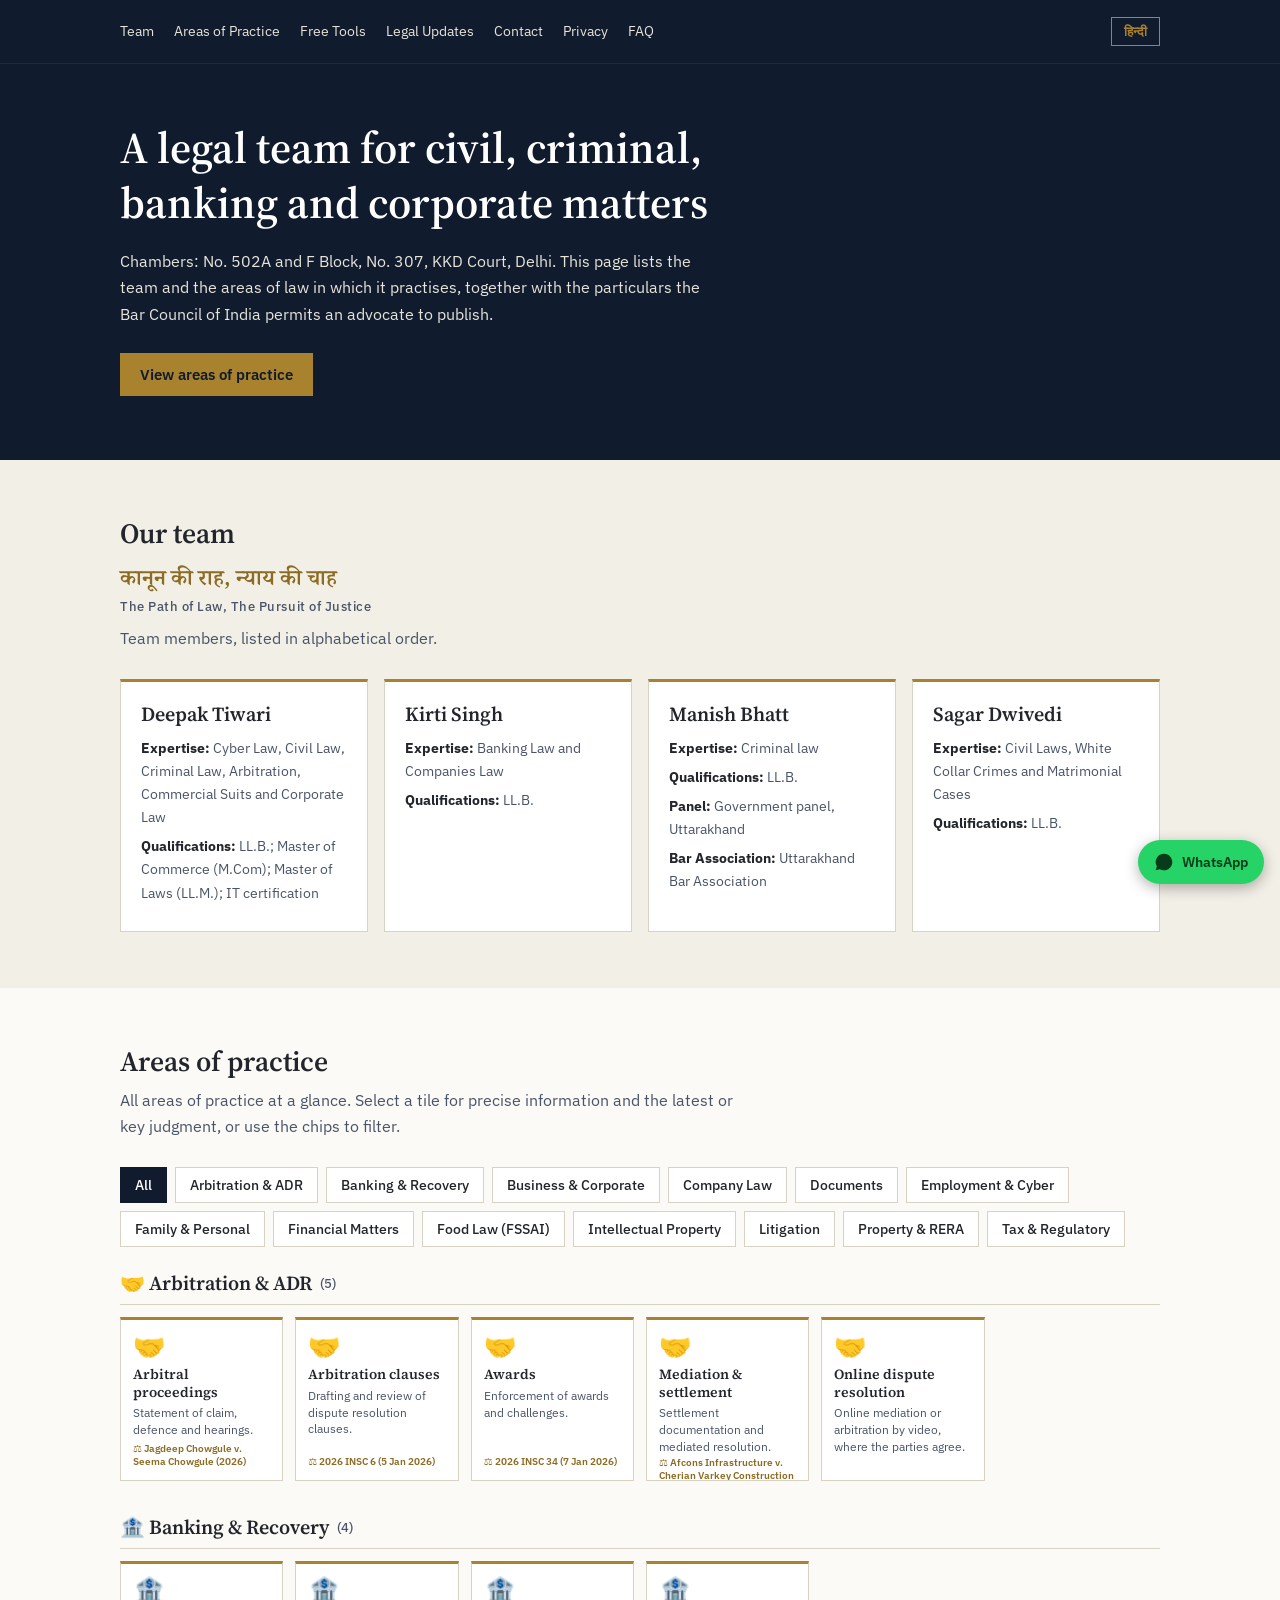
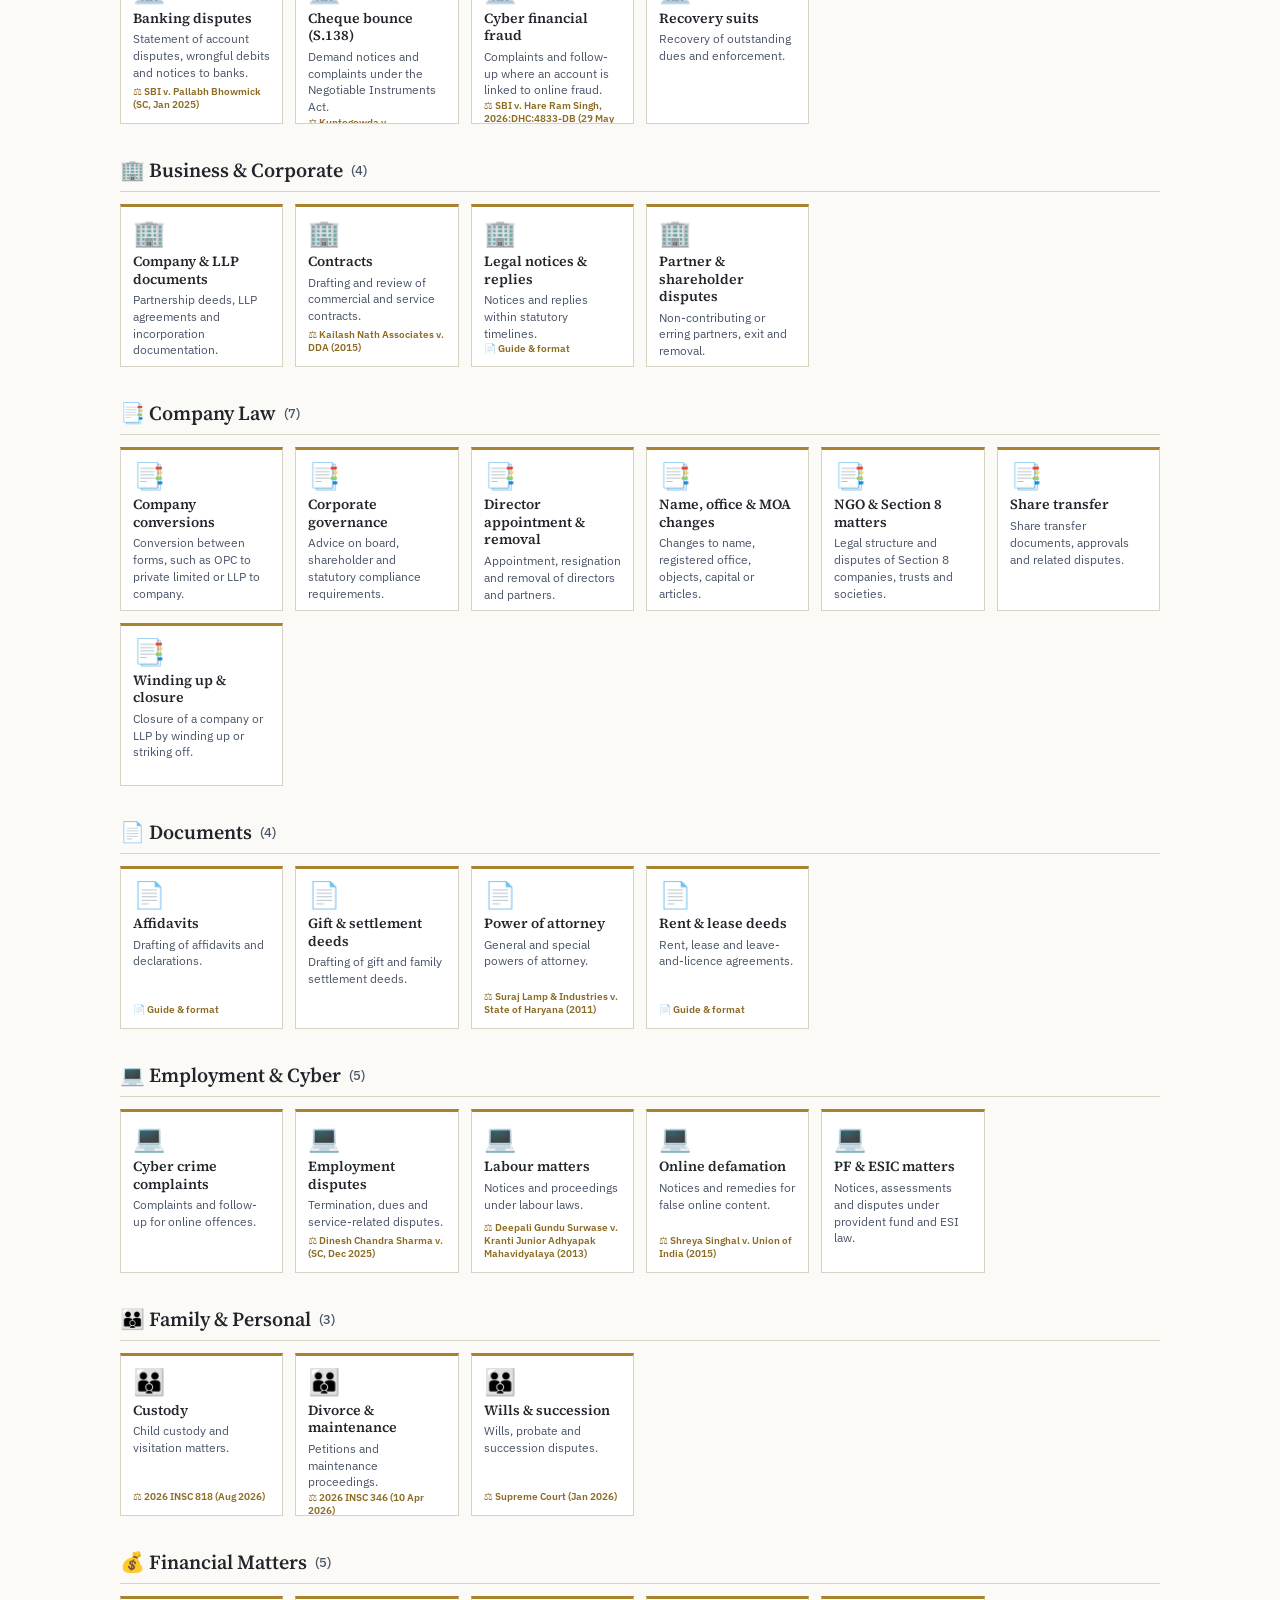
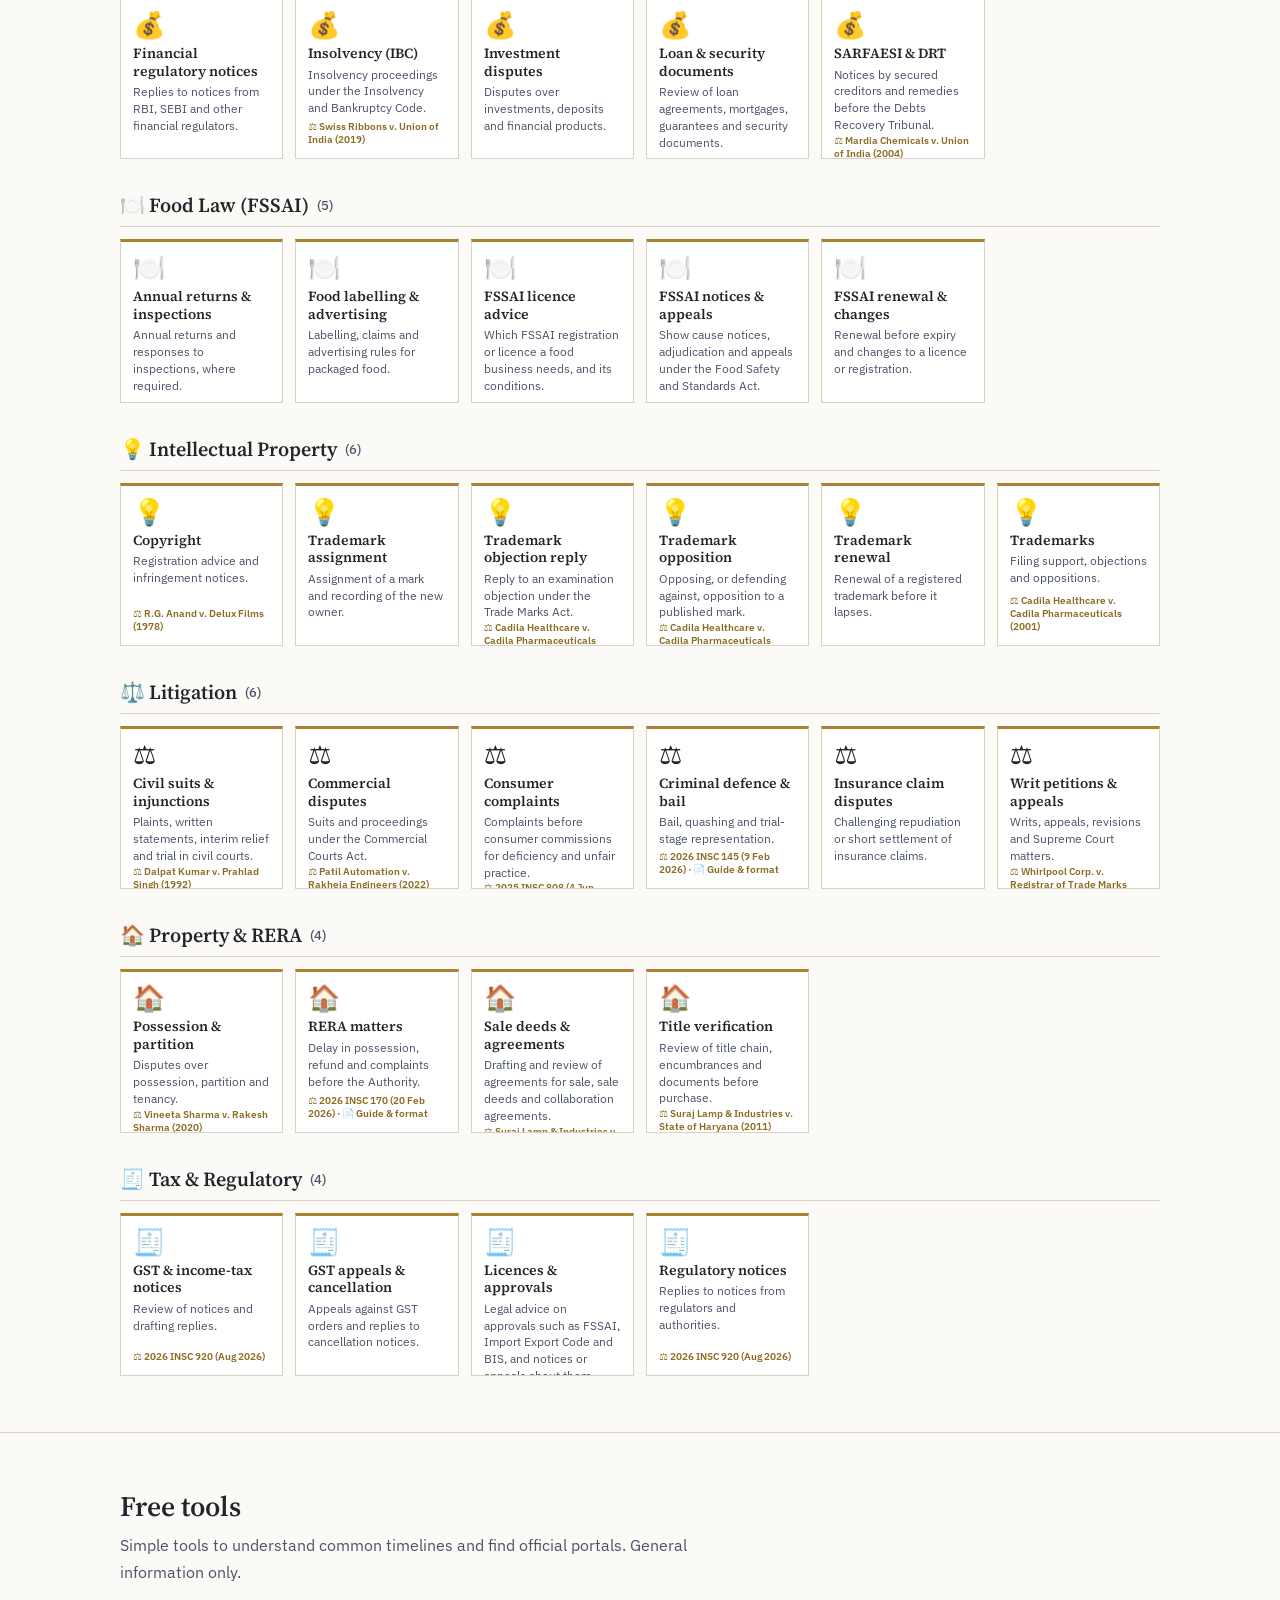
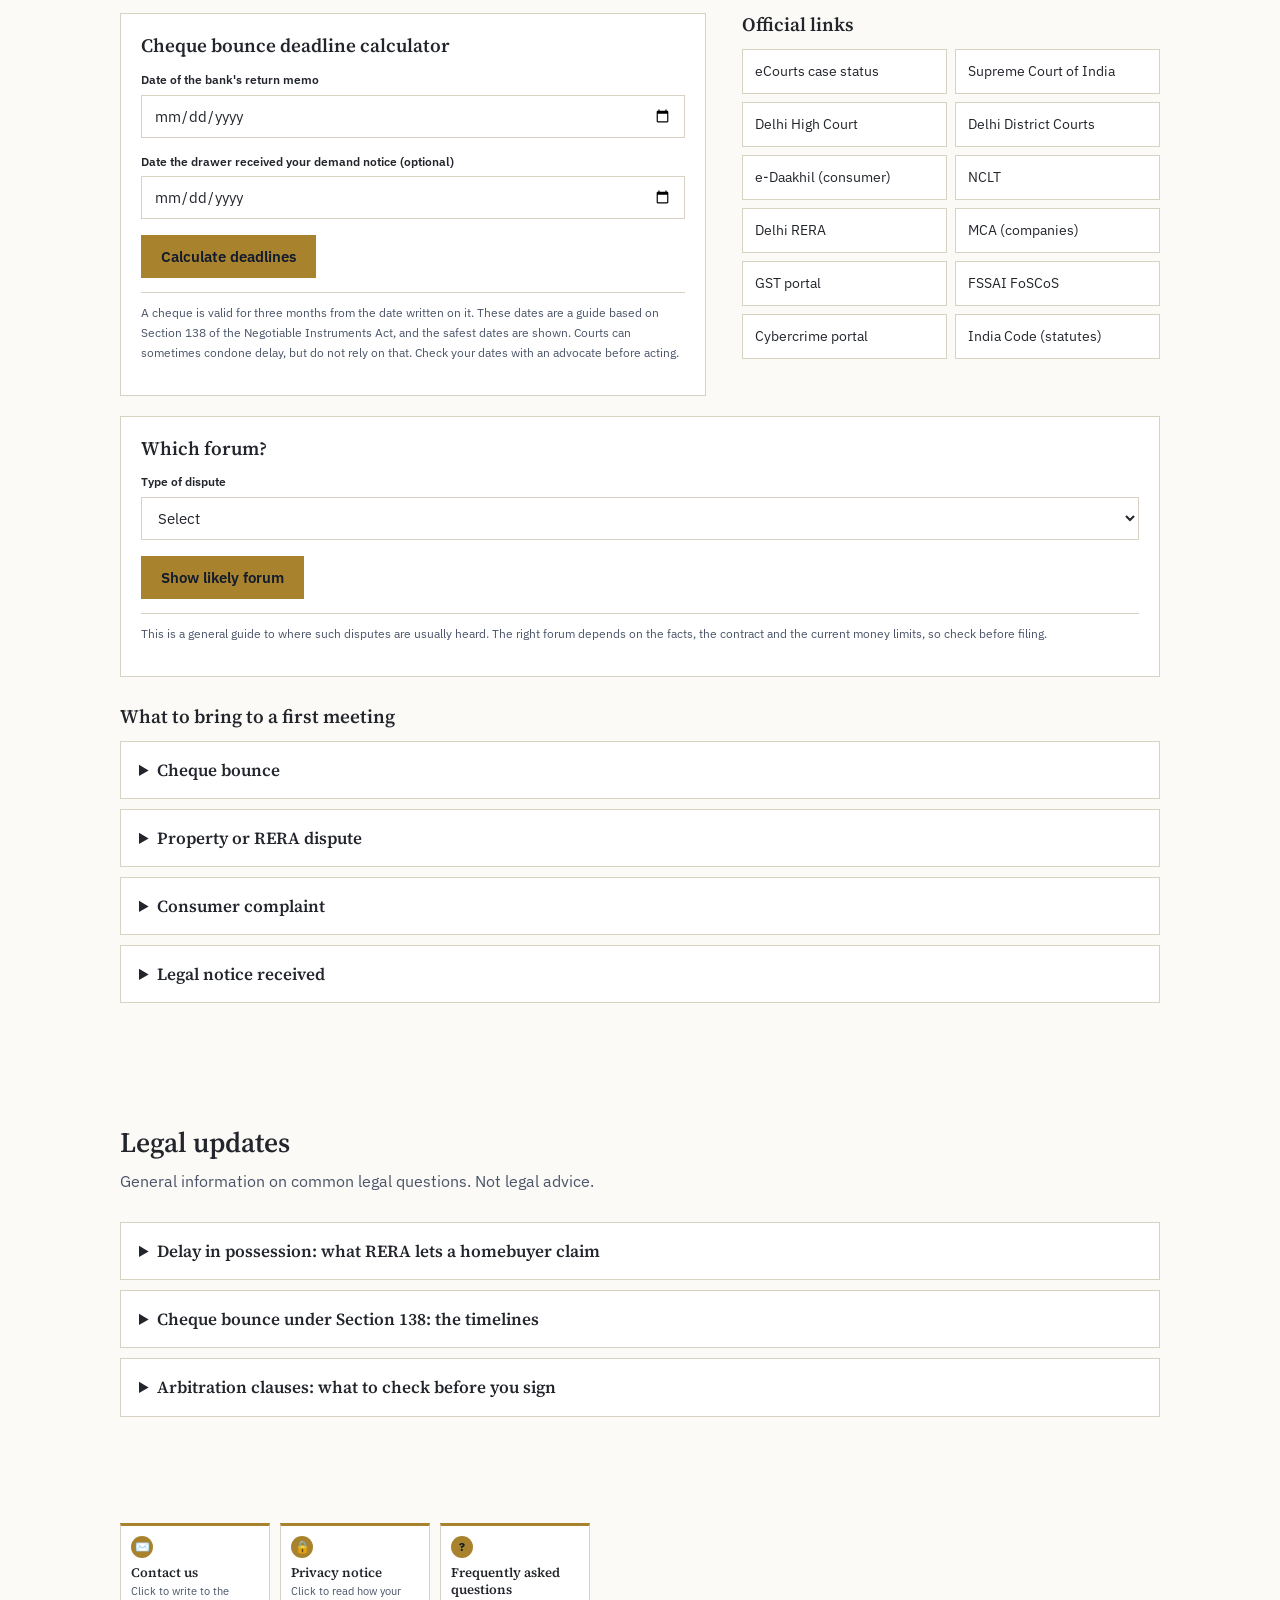
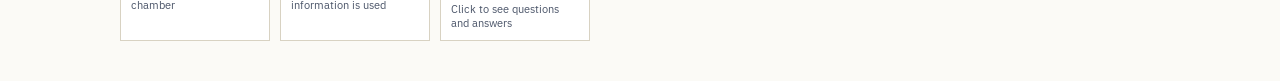
<file: index.html>
<!DOCTYPE html>
<html lang="en">
<head>
<meta charset="UTF-8">
<meta name="viewport" content="width=device-width, initial-scale=1, viewport-fit=cover">
<title>Deepak Tiwari, Kirti Singh, Manish Bhatt &amp; Sagar Dwivedi — Legal Team, Delhi</title>
<meta name="description" content="Legal team of Deepak Tiwari, Kirti Singh, Manish Bhatt and Sagar Dwivedi. Cyber, civil, criminal, arbitration, commercial, corporate, banking and matrimonial law. Areas of practice, frequently asked questions and free tools.">
<link rel="preconnect" href="https://fonts.googleapis.com">
<link href="https://fonts.googleapis.com/css2?family=IBM+Plex+Sans:wght@400;500;600&family=Source+Serif+4:wght@500;600&family=Noto+Serif+Devanagari:wght@600&display=swap" rel="stylesheet">
<style>
:root{--bg:#FBFAF6;--surface:#fff;--alt:#F2EFE6;--text:#22252B;--muted:#4A5468;--line:#D8D2C2;--ink:#101B2D;--ink2:#1B2A45;--brass:#A9822E;--brassd:#8C6B22;--onink:#E7E4DA;color-scheme:light;
box-sizing:border-box;padding-top:env(safe-area-inset-top,0px);padding-bottom:env(safe-area-inset-bottom,0px)}
@media (prefers-color-scheme:dark){:root:not([data-theme="light"]){--bg:#0E1522;--surface:#162033;--alt:#121B2C;--text:#E8E6DF;--muted:#A9B2C3;--line:#2C3A52;--ink:#0A111C;--ink2:#162033;--brass:#C9A24E;--brassd:#D8B566;color-scheme:dark}}
:root[data-theme="dark"]{--bg:#0E1522;--surface:#162033;--alt:#121B2C;--text:#E8E6DF;--muted:#A9B2C3;--line:#2C3A52;--ink:#0A111C;--ink2:#162033;--brass:#C9A24E;--brassd:#D8B566;color-scheme:dark}
html{scroll-behavior:smooth;scroll-padding-top:env(safe-area-inset-top,0px)}
*{box-sizing:border-box}
body{margin:0;background:var(--bg);color:var(--text);font:16px/1.65 'IBM Plex Sans',system-ui,sans-serif}
h1,h2,h3{font-family:'Source Serif 4','Noto Serif Devanagari',Georgia,serif;font-weight:600;line-height:1.25;margin:0}
.wrap{max-width:1080px;margin:0 auto;padding:0 20px}
header{background:var(--ink);color:#fff}
header .wrap{display:flex;flex-wrap:wrap;align-items:center;justify-content:space-between;gap:10px 24px;padding-top:14px;padding-bottom:14px}
.brand{font-family:'Source Serif 4','Noto Serif Devanagari',Georgia,serif;font-size:20px;font-weight:600}
.brand small{font:500 11px 'IBM Plex Sans',sans-serif;letter-spacing:.08em;text-transform:uppercase;color:var(--onink);margin-left:8px}
nav{display:flex;flex-wrap:wrap;gap:6px 20px;font-size:14px}
nav a{color:var(--onink);text-decoration:none;padding:6px 0}
nav a:hover{color:var(--brass)}
.hero{background:var(--ink);color:#fff;padding:56px 0 64px;border-top:1px solid var(--ink2)}
.hero h1{font-size:clamp(28px,5vw,44px);max-width:720px}
.hero p{max-width:600px;color:var(--onink);margin:18px 0 0}
.tag{display:inline-block;border:1px solid var(--brass);color:var(--brass);font-size:12px;font-weight:600;padding:3px 10px;margin-bottom:18px}
.btn{display:inline-block;background:var(--brass);color:#101B2D;font-weight:600;text-decoration:none;padding:12px 20px;border:0;font:600 15px 'IBM Plex Sans',sans-serif;cursor:pointer;margin-top:26px}
.btn:hover{background:var(--brassd);color:#fff}
section{padding:56px 0}
section.alt{background:var(--alt)}
h2{font-size:28px;margin-bottom:8px}
.lead{color:var(--muted);max-width:640px;margin:0 0 28px}
.chips{display:flex;flex-wrap:wrap;gap:8px;margin-bottom:24px}
.chip{background:var(--surface);color:var(--text);border:1px solid var(--line);padding:8px 14px;font:500 14px 'IBM Plex Sans',sans-serif;cursor:pointer}
.chip[aria-pressed="true"]{background:var(--ink);color:#fff;border-color:var(--ink)}
.grid{display:grid;grid-template-columns:repeat(auto-fill,minmax(150px,1fr));gap:12px}
.card{aspect-ratio:1/1;display:flex;flex-direction:column;background:var(--surface);border:1px solid var(--line);border-top:3px solid var(--brass);padding:12px;overflow:hidden;transition:transform .15s}.card:hover{transform:translateY(-2px);border-top-color:var(--brassd)}.ico{font-size:26px;line-height:1}.card{cursor:pointer}.cite{margin-top:auto;font-size:10px;font-weight:600;color:var(--brassd);line-height:1.3}
dialog{max-width:520px;width:calc(100% - 32px);background:var(--surface);color:var(--text);border:1px solid var(--line);padding:22px}dialog::backdrop{background:rgba(0,0,0,.55)}
.dcat{font-size:11px;text-transform:uppercase;letter-spacing:.06em;color:var(--brassd);font-weight:600}.dh{font-size:22px;margin:4px 0 10px}.dlab{font-size:11px;text-transform:uppercase;font-weight:600;margin-top:14px;color:var(--muted)}.dj{font-weight:600;margin:2px 0 4px}.dp{margin:0 0 6px;font-size:15px;color:var(--muted)}.dn{font-size:12px;color:var(--muted);border-top:1px solid var(--line);padding-top:10px;margin-top:14px}
.card h3{font-size:14px;margin:8px 0 4px}
.card p{margin:0;font-size:12px;line-height:1.4;color:var(--muted)}
.card .cat{font-size:11px;text-transform:uppercase;letter-spacing:.06em;color:var(--brassd);font-weight:600;margin-bottom:6px}
.two{display:grid;grid-template-columns:1.4fr 1fr;gap:36px}
@media(max-width:760px){.two{grid-template-columns:1fr}}
table{width:100%;border-collapse:collapse;font-size:14px;background:var(--surface);border:1px solid var(--line)}
th,td{text-align:left;padding:10px 14px;border-bottom:1px solid var(--line);vertical-align:top}
th{width:42%;font-weight:600}
.note{font-size:13px;color:var(--muted);background:var(--surface);border:1px solid var(--line);padding:14px;margin-top:16px}
details{background:var(--surface);border:1px solid var(--line);margin-bottom:10px;padding:14px 18px}
summary{cursor:pointer;font-family:'Source Serif 4',Georgia,serif;font-weight:600;font-size:17px}
details p{margin:10px 0 0;color:var(--muted);font-size:15px}
label{display:block;font-size:12px;font-weight:600;margin:0 0 5px}
input,textarea{width:100%;background:var(--surface);color:var(--text);border:1px solid var(--line);padding:10px 12px;font:15px 'IBM Plex Sans',sans-serif;margin-bottom:14px}
input:focus,textarea:focus,.chip:focus-visible,.btn:focus-visible{outline:2px solid var(--brass);outline-offset:2px}
footer{background:var(--ink);color:#B9C1CF;padding:36px 0;font-size:13px}
footer strong{color:#fff}
@media(prefers-reduced-motion:reduce){html{scroll-behavior:auto}}
.wa{position:fixed;right:16px;bottom:calc(16px + env(safe-area-inset-bottom,0px));background:#25D366;color:#073B1B;font:600 14px 'IBM Plex Sans',sans-serif;text-decoration:none;padding:12px 16px;border-radius:999px;box-shadow:0 4px 14px rgba(0,0,0,.3);z-index:50;display:flex;align-items:center;gap:8px}.wa:focus-visible{outline:2px solid var(--text);outline-offset:2px}.wa svg{width:20px;height:20px}
.box{background:var(--surface);border:1px solid var(--line);padding:20px}.box h3{font-size:19px;margin-bottom:12px}
#calcOut p{margin:8px 0 0;font-size:14px}#calcOut strong{color:var(--brassd)}
.links{display:grid;grid-template-columns:repeat(auto-fill,minmax(150px,1fr));gap:8px}.links a{background:var(--surface);border:1px solid var(--line);color:var(--text);text-decoration:none;padding:10px 12px;font-size:14px}.links a:hover{border-color:var(--brass)}
#lang{background:transparent;border:1px solid var(--brass);color:var(--brass);padding:5px 12px;font:600 13px 'IBM Plex Sans',sans-serif;cursor:pointer}#lang:hover{background:var(--brass);color:#101B2D}
select{width:100%;background:var(--surface);color:var(--text);border:1px solid var(--line);padding:10px 12px;font:15px 'IBM Plex Sans',sans-serif;margin-bottom:14px}select:focus{outline:2px solid var(--brass);outline-offset:2px}
#wfOut p{margin:8px 0 0;font-size:14px}#wfOut a{color:var(--brassd);font-weight:600}
.cathead{grid-column:1/-1;display:flex;align-items:center;gap:8px;margin:22px 0 0;padding-bottom:8px;border-bottom:1px solid var(--line);font-size:20px}.cathead:first-child{margin-top:0}.cathead small{font:500 13px 'IBM Plex Sans',sans-serif;color:var(--muted)}
.slogan{font-family:'Source Serif 4','Noto Serif Devanagari',Georgia,serif;font-weight:600;font-size:22px;color:var(--brassd);margin:0 0 10px}.slogan small{display:block;font:500 13px 'IBM Plex Sans',sans-serif;letter-spacing:.04em;color:var(--muted);margin-top:2px}
.team{display:grid;grid-template-columns:repeat(auto-fit,minmax(240px,1fr));gap:16px}.member{background:var(--surface);border:1px solid var(--line);border-top:3px solid var(--brass);padding:20px}.member h3{font-size:20px;margin-bottom:10px}.member p{margin:0 0 6px;font-size:14px;color:var(--muted)}.member strong{color:var(--text)}
@media(max-width:560px){.wa span{display:none}.wa{padding:14px}.wa svg{width:24px;height:24px}}
.faqgrid{display:grid;grid-template-columns:repeat(auto-fill,minmax(190px,1fr));gap:12px}.fbox{aspect-ratio:1/1;background:var(--surface);border:1px solid var(--line);border-top:3px solid var(--brass);padding:14px;overflow:hidden;cursor:pointer;display:flex;flex-direction:column;transition:transform .15s}.fbox:hover{transform:translateY(-2px);border-top-color:var(--brassd)}.fbox:focus-visible{outline:2px solid var(--brass);outline-offset:2px}.fq{width:28px;height:28px;flex:none;border-radius:50%;background:var(--brass);color:#101B2D;font:700 16px 'IBM Plex Sans',sans-serif;display:flex;align-items:center;justify-content:center}.fbox h3{font-size:15px;margin:10px 0 0;line-height:1.35}
.faqmain{aspect-ratio:auto;max-width:420px;padding:20px}.faqmain p{margin:6px 0 0;font-size:13px;color:var(--muted)}.faqmain h3{font-size:19px}
dialog{max-height:85vh;overflow:auto}
.morebox{display:grid;grid-template-columns:repeat(auto-fit,minmax(120px,150px));gap:10px;justify-content:start}.morebox .faqmain{max-width:none;padding:10px;aspect-ratio:auto;min-height:0}.morebox .fq{width:22px;height:22px;font-size:12px}.morebox .faqmain h3{font-size:13px;margin:6px 0 0}.morebox .faqmain p{font-size:11px;margin:3px 0 0;line-height:1.3}
.tabs{display:flex;flex-wrap:wrap;gap:6px;margin:14px 0 8px}.tabs button{background:var(--alt);color:var(--text);border:1px solid var(--line);padding:6px 10px;font:500 13px 'IBM Plex Sans',sans-serif;cursor:pointer}.tabs button[aria-pressed="true"]{background:var(--ink);color:#fff;border-color:var(--ink)}
.panel ol,.panel ul{margin:0;padding-left:20px;font-size:14px;color:var(--text)}.panel li{margin:0 0 6px}.panel p{margin:0 0 8px;font-size:13px;color:var(--muted)}.panel a{color:var(--brassd);font-weight:600}
.panel pre{white-space:pre-wrap;word-wrap:break-word;background:var(--alt);border:1px solid var(--line);padding:12px;font:12.5px/1.5 ui-monospace,Menlo,Consolas,monospace;max-height:260px;overflow:auto;color:var(--text);margin:0}
.acts{display:flex;gap:8px;margin-top:8px}.acts button{background:var(--brass);color:#101B2D;border:0;font:600 13px 'IBM Plex Sans',sans-serif;padding:8px 12px;cursor:pointer}
</style>
<link rel="canonical" href="https://legalfight.co.in/">
<script type="application/ld+json">{"@context": "https://schema.org", "@type": "FAQPage", "mainEntity": [{"@type": "Question", "name": "What is the time limit for a cheque bounce complaint?", "acceptedAnswer": {"@type": "Answer", "text": "After the bank returns the cheque unpaid, a written demand notice must be sent within 30 days of the return memo. The drawer then has 15 days from receiving the notice to pay. If payment is not made, the complaint must be filed within one month after that period ends. Missing a step can defeat the complaint."}}, {"@type": "Question", "name": "Can a homebuyer claim a refund for delayed possession?", "acceptedAnswer": {"@type": "Answer", "text": "Under Section 18 of the RERA Act, if a promoter fails to hand over possession by the agreed date, the buyer can generally seek a refund with interest, or stay in the project and claim interest for every month of delay. The right route depends on the facts, the agreement and how much has been paid."}}, {"@type": "Question", "name": "Is a legal notice compulsory before filing a case?", "acceptedAnswer": {"@type": "Answer", "text": "Not in every case, but it is required in some, for example before a cheque bounce complaint under Section 138 and before a suit against the government under Section 80 of the Civil Procedure Code. In other disputes it is usually advisable, because it records your demand and gives the other side a chance to settle."}}, {"@type": "Question", "name": "What is the difference between arbitration and a court case?", "acceptedAnswer": {"@type": "Answer", "text": "Arbitration is a private process that applies when the parties have agreed to it, usually through a clause in a contract. An arbitrator decides the dispute and the award can be enforced like a court decree, with only limited grounds to challenge it. A court case is a public process and is open to ordinary appeals."}}, {"@type": "Question", "name": "Is an agreement to sell or a power of attorney enough to buy property?", "acceptedAnswer": {"@type": "Answer", "text": "No. The Supreme Court held in Suraj Lamp & Industries v. State of Haryana (2011) that a General Power of Attorney or an agreement to sell does not by itself transfer ownership of immovable property. A registered sale deed is the normal way to transfer title."}}, {"@type": "Question", "name": "Do I need to register a rent agreement?", "acceptedAnswer": {"@type": "Answer", "text": "A lease of immovable property for more than one year must be made by a registered instrument. Shorter arrangements are often documented on stamp paper, and stamp duty rules differ by state, so check the requirements before signing."}}, {"@type": "Question", "name": "What should I do if I receive a legal notice?", "acceptedAnswer": {"@type": "Answer", "text": "Do not ignore it. Note the date you received it, keep the envelope or delivery proof, collect the related agreement and correspondence, and reply within the time the notice gives. Consider speaking to an advocate before you reply."}}, {"@type": "Question", "name": "How do I report an online banking fraud?", "acceptedAnswer": {"@type": "Answer", "text": "Tell your bank at once and report the fraud on the national cybercrime portal (cybercrime.gov.in) or by calling 1930. Under the RBI circular of 6 July 2017, reporting within three working days limits a customer's liability where the customer is not at fault."}}]}</script>
</head>
<body>
<form name="contact" method="POST" data-netlify="true" netlify-honeypot="bot-field" hidden><input name="bot-field"><input name="name"><input name="email"><textarea name="message"></textarea></form>
<form name="service-request" method="POST" data-netlify="true" netlify-honeypot="bot-field" hidden><input name="bot-field"><input name="service"><input name="name"><input name="email"><input name="phone"><textarea name="details"></textarea></form>
<header><div class="wrap">
  
  <nav><a href="#team">Team</a><a href="#services">Areas of Practice</a><a href="#tools">Free Tools</a><a href="#updates">Legal Updates</a><a href="#contact">Contact</a><a href="#privacy">Privacy</a><a href="#faq">FAQ</a></nav><button id="lang" type="button" aria-label="Switch language">हिन्दी</button>
</div></header>

<div class="hero"><div class="wrap">
  <h1>A legal team for civil, criminal, banking and corporate matters</h1>
  <p>Chambers: No. 502A and F Block, No. 307, KKD Court, Delhi. This page lists the team and the areas of law in which it practises, together with the particulars the Bar Council of India permits an advocate to publish.</p>
  <a class="btn" href="#services">View areas of practice</a>
</div></div>

<section id="team" class="alt"><div class="wrap">
  <h2>Our team</h2>
  <p class="slogan">कानून की राह, न्याय की चाह<small>The Path of Law, The Pursuit of Justice</small></p>
  <p class="lead">Team members, listed in alphabetical order.</p>
  <div class="team">
    <div class="member"><h3>Deepak Tiwari</h3><p><strong>Expertise:</strong> Cyber Law, Civil Law, Criminal Law, Arbitration, Commercial Suits and Corporate Law</p><p><strong>Qualifications:</strong> LL.B.; Master of Commerce (M.Com); Master of Laws (LL.M.); IT certification</p></div>
    <div class="member"><h3>Kirti Singh</h3><p><strong>Expertise:</strong> Banking Law and Companies Law</p><p><strong>Qualifications:</strong> LL.B.</p></div>
    <div class="member"><h3>Manish Bhatt</h3><p><strong>Expertise:</strong> Criminal law</p><p><strong>Qualifications:</strong> LL.B.</p><p><strong>Panel:</strong> Government panel, Uttarakhand</p><p><strong>Bar Association:</strong> Uttarakhand Bar Association</p></div>
    <div class="member"><h3>Sagar Dwivedi</h3><p><strong>Expertise:</strong> Civil Laws, White Collar Crimes and Matrimonial Cases</p><p><strong>Qualifications:</strong> LL.B.</p></div>
  </div>
</div></section>

<section id="services"><div class="wrap">
  <h2>Areas of practice</h2>
  <p class="lead">All areas of practice at a glance. Select a tile for precise information and the latest or key judgment, or use the chips to filter.</p>
  <div class="chips" id="chips" role="group" aria-label="Filter areas of practice"></div>
  <div class="grid" id="grid"></div>
</div></section>

<section id="tools" style="border-top:1px solid var(--line)"><div class="wrap">
  <h2>Free tools</h2>
  <p class="lead">Simple tools to understand common timelines and find official portals. General information only.</p>
  <div class="two">
    <div class="box">
      <h3>Cheque bounce deadline calculator</h3>
      <label for="cm">Date of the bank's return memo</label><input id="cm" type="date">
      <label for="cn">Date the drawer received your demand notice (optional)</label><input id="cn" type="date">
      <button class="btn" id="calc" type="button" style="margin-top:2px">Calculate deadlines</button>
      <div id="calcOut" aria-live="polite"></div>
      <p class="dn">A cheque is valid for three months from the date written on it. These dates are a guide based on Section 138 of the Negotiable Instruments Act, and the safest dates are shown. Courts can sometimes condone delay, but do not rely on that. Check your dates with an advocate before acting.</p>
    </div>
    <div>
      <h3 style="font-size:19px;margin-bottom:12px">Official links</h3>
      <div class="links">
        <a href="https://services.ecourts.gov.in/" target="_blank" rel="noopener">eCourts case status</a>
        <a href="https://www.sci.gov.in/" target="_blank" rel="noopener">Supreme Court of India</a>
        <a href="https://delhihighcourt.nic.in/" target="_blank" rel="noopener">Delhi High Court</a>
        <a href="https://delhidistrictcourts.nic.in/" target="_blank" rel="noopener">Delhi District Courts</a>
        <a href="https://edaakhil.nic.in/" target="_blank" rel="noopener">e-Daakhil (consumer)</a>
        <a href="https://nclt.gov.in/" target="_blank" rel="noopener">NCLT</a>
        <a href="https://rera.delhi.gov.in/" target="_blank" rel="noopener">Delhi RERA</a>
        <a href="https://www.mca.gov.in/" target="_blank" rel="noopener">MCA (companies)</a>
        <a href="https://www.gst.gov.in/" target="_blank" rel="noopener">GST portal</a>
        <a href="https://foscos.fssai.gov.in/" target="_blank" rel="noopener">FSSAI FoSCoS</a>
        <a href="https://cybercrime.gov.in/" target="_blank" rel="noopener">Cybercrime portal</a>
        <a href="https://www.indiacode.nic.in/" target="_blank" rel="noopener">India Code (statutes)</a>
      </div>
    </div>
  </div>
  <div class="box" style="margin-top:20px">
    <h3>Which forum?</h3>
    <label for="wf">Type of dispute</label>
    <select id="wf"><option value="">Select</option><option value="consumer">I bought goods or a service and have a complaint</option><option value="homebuyer">Builder delay or defect in a flat</option><option value="business">Business or contract dispute</option><option value="bankdebt">Bank or lender recovering a loan</option><option value="cheque">Cheque dishonoured</option><option value="insolvency">Company insolvency</option><option value="property">Property possession, title or partition</option><option value="family">Divorce, maintenance or custody</option><option value="employment">Job termination or unpaid dues</option><option value="cyber">Online fraud</option><option value="tax">GST or tax notice</option></select>
    <div id="wfAmt" style="display:none"><label for="wa">Amount paid for the goods or service</label><select id="wa"><option value="1">Up to ₹50 lakh</option><option value="2">Above ₹50 lakh, up to ₹2 crore</option><option value="3">Above ₹2 crore</option></select></div>
    <button class="btn" id="wfgo" type="button" style="margin-top:2px">Show likely forum</button>
    <div id="wfOut" aria-live="polite"></div>
    <p class="dn">This is a general guide to where such disputes are usually heard. The right forum depends on the facts, the contract and the current money limits, so check before filing.</p>
  </div>
  <h3 style="font-size:19px;margin:28px 0 12px">What to bring to a first meeting</h3>
  <details><summary>Cheque bounce</summary><p>The original cheque and the bank's return memo; your demand notice with postal or courier proof; any reply received; the agreement, invoice or ledger showing the debt.</p></details>
  <details><summary>Property or RERA dispute</summary><p>Agreement for sale or sale deed; payment receipts and demand letters; possession or allotment letters; all correspondence and the project's RERA registration details.</p></details>
  <details><summary>Consumer complaint</summary><p>Bill or invoice; warranty or terms; your complaints and the seller's replies; photos or reports showing the defect.</p></details>
  <details><summary>Legal notice received</summary><p>The notice, with the envelope or proof showing the date you received it; the related agreement; earlier correspondence; identity proof.</p></details>
</div></section>


<section id="updates"><div class="wrap">
  <h2>Legal updates</h2>
  <p class="lead">General information on common legal questions. Not legal advice.</p>
  <details><summary>Delay in possession: what RERA lets a homebuyer claim</summary><p>Where possession is delayed beyond the date in the Agreement for Sale, a buyer can generally seek a refund with interest, or possession with interest for the delay. The right route depends on the stage of construction and how much has been paid. Keep the agreement, receipts and written correspondence ready before approaching the Real Estate Regulatory Authority.</p></details>
  <details><summary>Cheque bounce under Section 138: the timelines</summary><p>After a cheque is returned unpaid, a written demand notice must go to the drawer within 30 days of the bank's return memo. The drawer then has 15 days to pay. A complaint must be filed within one month after that period lapses. Missing any step can defeat the complaint.</p></details>
  <details><summary>Arbitration clauses: what to check before you sign</summary><p>Check the seat of arbitration, how arbitrators are appointed, which rules govern, and whether any disputes (such as urgent injunctions) are carved out. A clause fixed at the drafting stage costs far less than one contested after a dispute begins.</p></details>
</div></section>

<section id="contact" class="alt"><div class="wrap two">
  <div>
    <h2>Contact</h2>
    <p class="lead">Write to the chamber. Your message is sent to the chamber at contact@legalfight.co.in. If sending fails, your email app opens instead. Please do not include confidential case documents in a first message.</p>
    <p>Chambers: No. 502A and F Block, No. 307, KKD Court, Delhi</p>
  </div>
  <div>
    <label for="n">Name</label><input id="n" autocomplete="name">
    <label for="e">Your email</label><input id="e" type="email" autocomplete="email">
    <label for="m">Message</label><textarea id="m" rows="5"></textarea>
    <p style="font-size:12px;color:var(--muted);margin:0">By sending, you agree the details are used only to respond to you, as set out in the Privacy Notice.</p>
    <button class="btn" id="send" style="margin-top:14px">Send message</button>
    <p id="err" style="color:#B04040;font-size:13px;margin:10px 0 0" role="alert"></p>
  </div>
</div></section>

<section id="privacy"><div class="wrap">
  <h2>Privacy notice</h2>
  <p class="lead">Last updated: October 2026. Written to align with the Digital Personal Data Protection Act, 2023 and the DPDP Rules, 2025.</p>
  <details open><summary>What is collected and why</summary><p>Only what you type into the contact or service request forms: your name, email and message. It is used solely to respond to you. It is not sold, used for advertising, or shared for any other purpose. Form submissions are stored by the website host, Netlify Forms, which acts only as a service provider, and are emailed to the chamber. This site does not use tracking cookies.</p></details>
  <details><summary>WhatsApp</summary><p>If you contact the chamber on WhatsApp, your message, phone number and profile details pass through WhatsApp, which is run by Meta under its own terms and privacy policy. Please do not send confidential case documents in a first message. The chamber uses what you send only to respond to you.</p></details>
  <details><summary>Retention and your choices</summary><p>Emails are kept as long as needed to handle your matter and meet professional record-keeping duties, then deleted. You may ask what is held about you, request correction, or request deletion where the law does not require retention, by writing to contact@legalfight.co.in.</p></details>
</div></section>

<section id="faq" style="padding:40px 0"><div class="wrap">
  <details><summary>What is the time limit for a cheque bounce complaint?</summary><p>After the bank returns the cheque unpaid, a written demand notice must be sent within 30 days of the return memo. The drawer then has 15 days from receiving the notice to pay. If payment is not made, the complaint must be filed within one month after that period ends. Missing a step can defeat the complaint.</p></details>
  <details><summary>Can a homebuyer claim a refund for delayed possession?</summary><p>Under Section 18 of the RERA Act, if a promoter fails to hand over possession by the agreed date, the buyer can generally seek a refund with interest, or stay in the project and claim interest for every month of delay. The right route depends on the facts, the agreement and how much has been paid.</p></details>
  <details><summary>Is a legal notice compulsory before filing a case?</summary><p>Not in every case, but it is required in some, for example before a cheque bounce complaint under Section 138 and before a suit against the government under Section 80 of the Civil Procedure Code. In other disputes it is usually advisable, because it records your demand and gives the other side a chance to settle.</p></details>
  <details><summary>What is the difference between arbitration and a court case?</summary><p>Arbitration is a private process that applies when the parties have agreed to it, usually through a clause in a contract. An arbitrator decides the dispute and the award can be enforced like a court decree, with only limited grounds to challenge it. A court case is a public process and is open to ordinary appeals.</p></details>
  <details><summary>Is an agreement to sell or a power of attorney enough to buy property?</summary><p>No. The Supreme Court held in Suraj Lamp &amp; Industries v. State of Haryana (2011) that a General Power of Attorney or an agreement to sell does not by itself transfer ownership of immovable property. A registered sale deed is the normal way to transfer title.</p></details>
  <details><summary>Do I need to register a rent agreement?</summary><p>A lease of immovable property for more than one year must be made by a registered instrument. Shorter arrangements are often documented on stamp paper, and stamp duty rules differ by state, so check the requirements before signing.</p></details>
  <details><summary>What should I do if I receive a legal notice?</summary><p>Do not ignore it. Note the date you received it, keep the envelope or delivery proof, collect the related agreement and correspondence, and reply within the time the notice gives. Consider speaking to an advocate before you reply.</p></details>
  <details><summary>How do I report an online banking fraud?</summary><p>Tell your bank at once and report the fraud on the national cybercrime portal (cybercrime.gov.in) or by calling 1930. Under the RBI circular of 6 July 2017, reporting within three working days limits a customer's liability where the customer is not at fault.</p></details>
</div></section>

<dialog id="dlg" aria-label="Area of practice details"><div id="dbody"></div><button class="btn" id="dclose" style="margin-top:14px">Close</button></dialog>
<script>
/* ===== SERVICE-PORTAL SWITCHES — all OFF by default =====
   Turn a feature on only after the Bar Council / a colleague has cleared it under Rule 36. */
var FEATURES={requestForm:true,pricing:false,checkout:false,clientLogin:false,whatsapp:true};
var WHATSAPP_NUMBER="918800504260";  /* with country code, digits only, e.g. 919876543210. The button appears only once this is filled in. */
var WHATSAPP_MESSAGE='Hello, I would like to ask about the following matter or topic (please explain in brief):\n\nName: \nMatter / topic: ';
var FEES={};          /* e.g. {"Cheque bounce (S.138)":"From Rs. 5,000"} — tile title: fee text */
var PAYMENT_LINK="";  /* hosted payment page URL from your payment gateway (Razorpay, PayU, etc.) */
var LOGIN_URL="";     /* URL of an external client portal for login and case tracking */
function sendForm(fn,data,mailto,cb){
 var body=new URLSearchParams(Object.assign({'form-name':fn},data)).toString();
 fetch('/',{method:'POST',headers:{'Content-Type':'application/x-www-form-urlencoded'},body:body})
  .then(function(r){if(r.ok){cb(true)}else{throw 0}})
  .catch(function(){cb(false);location.href=mailto});
}
var S={
"Litigation":[["Civil suits & injunctions","Plaints, written statements, interim relief and trial in civil courts."],["Commercial disputes","Suits and proceedings under the Commercial Courts Act."],["Consumer complaints","Complaints before consumer commissions for deficiency and unfair practice."],["Criminal defence & bail","Bail, quashing and trial-stage representation."],["Writ petitions & appeals","Writs, appeals, revisions and Supreme Court matters."]],
"Property & RERA":[["Title verification","Review of title chain, encumbrances and documents before purchase."],["Sale deeds & agreements","Drafting and review of agreements for sale, sale deeds and collaboration agreements."],["RERA matters","Delay in possession, refund and complaints before the Authority."],["Possession & partition","Disputes over possession, partition and tenancy."]],
"Business & Corporate":[["Company & LLP documents","Partnership deeds, LLP agreements and incorporation documentation."],["Partner & shareholder disputes","Non-contributing or erring partners, exit and removal."],["Contracts","Drafting and review of commercial and service contracts."],["Legal notices & replies","Notices and replies within statutory timelines."]],
"Banking & Recovery":[["Cheque bounce (S.138)","Demand notices and complaints under the Negotiable Instruments Act."],["Recovery suits","Recovery of outstanding dues and enforcement."],["Banking disputes","Statement of account disputes, wrongful debits and notices to banks."],["Cyber financial fraud","Complaints and follow-up where an account is linked to online fraud."]],
"Arbitration & ADR":[["Arbitration clauses","Drafting and review of dispute resolution clauses."],["Arbitral proceedings","Statement of claim, defence and hearings."],["Awards","Enforcement of awards and challenges."],["Mediation & settlement","Settlement documentation and mediated resolution."]],
"Intellectual Property":[["Trademarks","Filing support, objections and oppositions."],["Copyright","Registration advice and infringement notices."]],
"Family & Personal":[["Divorce & maintenance","Petitions and maintenance proceedings."],["Custody","Child custody and visitation matters."],["Wills & succession","Wills, probate and succession disputes."]],
"Tax & Regulatory":[["GST & income-tax notices","Review of notices and drafting replies."],["Regulatory notices","Replies to notices from regulators and authorities."]],
"Employment & Cyber":[["Employment disputes","Termination, dues and service-related disputes."],["Labour matters","Notices and proceedings under labour laws."],["Cyber crime complaints","Complaints and follow-up for online offences."],["Online defamation","Notices and remedies for false online content."]],
"Documents":[["Affidavits","Drafting of affidavits and declarations."],["Power of attorney","General and special powers of attorney."],["Rent & lease deeds","Rent, lease and leave-and-licence agreements."],["Gift & settlement deeds","Drafting of gift and family settlement deeds."]]
};
var IC={"Litigation":"⚖️","Property & RERA":"🏠","Business & Corporate":"🏢","Banking & Recovery":"🏦","Arbitration & ADR":"🤝","Intellectual Property":"💡","Family & Personal":"👪","Tax & Regulatory":"🧾","Employment & Cyber":"💻","Documents":"📄"};
var J={
"Civil suits & injunctions":["Plaint, written statement, interim injunction applications and trial. A temporary injunction needs a prima facie case, balance of convenience and irreparable injury.","Dalpat Kumar v. Prahlad Singh (1992)","Supreme Court settled this three-part test for temporary injunctions."],
"Commercial disputes":["Suits under the Commercial Courts Act, 2015. Pre-institution mediation under Section 12A applies unless urgent interim relief is sought.","Patil Automation v. Rakheja Engineers (2022)","Supreme Court held Section 12A pre-institution mediation is mandatory."],
"Consumer complaints":["Complaints for deficiency in service or unfair trade practice before District, State and National Commissions.","2025 INSC 808 (4 Jun 2025)","GMADA v. Anupam Garg: delayed-possession buyers got 8% compound interest, but not reimbursement of home-loan interest."],
"Criminal defence & bail":["Bail (regular, and anticipatory under Section 482 BNSS), quashing and trial-stage representation.","2026 INSC 145 (9 Feb 2026)","Supreme Court held anticipatory bail should not be made to expire on filing of the charge-sheet, absent special reasons."],
"Writ petitions & appeals":["Writs under Articles 226 and 32, and appeals or revisions. An alternative statutory remedy is a rule of discretion, not an absolute bar.","Whirlpool Corp. v. Registrar of Trade Marks (1998)","Supreme Court held a High Court may entertain a writ despite an alternative remedy, for example for breach of natural justice."],
"Title verification":["Review of the chain of title, encumbrances and registered documents before a purchase. A General Power of Attorney or agreement to sell does not by itself transfer title.","Suraj Lamp & Industries v. State of Haryana (2011)","Supreme Court held GPA and agreement-to-sell transactions do not convey ownership of immovable property."],
"Sale deeds & agreements":["Drafting and review of agreements to sell, sale deeds and collaboration agreements. Sale of immovable property of value ₹100 or more needs a registered instrument.","Suraj Lamp & Industries v. State of Haryana (2011)","Supreme Court held GPA and agreement-to-sell transactions do not convey ownership of immovable property."],
"RERA matters":["Complaints under Section 18 RERA for delayed possession: refund with interest, or interest for each month of delay if the buyer stays in the project.","2026 INSC 170 (20 Feb 2026)","Parsvnath Developers v. Mohit Khirbat: Supreme Court dismissed the developer’s appeals in a delayed-possession dispute. It does not mean an automatic refund in every case; Newtech Promoters (2021) remains the base ruling on the buyer’s right to refund."],
"Possession & partition":["Suits for possession, partition and declaration of title. Daughters have equal coparcenary rights by birth under the Hindu Succession Act.","Vineeta Sharma v. Rakesh Sharma (2020)","Supreme Court held a daughter’s coparcenary right does not depend on her father being alive on 9 September 2005."],
"Company & LLP documents":["Partnership deeds, LLP agreements and incorporation documentation. An LLP is governed mainly by its LLP Agreement and the LLP Act, 2008."],
"Partner & shareholder disputes":["Notices and proceedings against a non-contributing or erring partner: removal under the agreement, recovery, arbitration and, where the facts support it, criminal remedies."],
"Contracts":["Drafting and review of commercial contracts. Under Section 74 of the Contract Act, compensation for breach is limited to reasonable compensation not exceeding the stipulated sum.","Kailash Nath Associates v. DDA (2015)","Supreme Court summarised the Section 74 principles on liquidated damages and earnest money."],
"Legal notices & replies":["Drafting and replying to legal notices within statutory or contractual timelines. A reply should answer each allegation and state the relief sought."],
"Cheque bounce (S.138)":["Demand notice within 30 days of the dishonour memo, 15 days to pay, complaint within one month after that. Presumptions under Sections 118 and 139 favour the holder.","Kuntegowda v. Thurubaiah (SC, 4 Aug 2026)","Supreme Court held mere denial of the debt does not rebut the Section 139 presumption. See also Sanjabij Tari (2025 INSC 1158, 25 Sep 2025) on summons and compounding."],
"Recovery suits":["Suits for recovery of money, including summary suits under Order XXXVII CPC. Limitation is generally three years from when the cause of action arises."],
"Banking disputes":["Disputes over statements of account, wrongful debits and bank notices. For unauthorised electronic transactions, the RBI circular of 6 July 2017 limits customer liability.","SBI v. Pallabh Bhowmick (SC, Jan 2025)","Supreme Court upheld a refund of ₹94,204.80 where the fraud was reported promptly and no customer negligence was shown."],
"Cyber financial fraud":["Report to the bank at once and on the national cybercrime portal. Under the RBI circular of 6 July 2017, reporting within three working days limits customer liability where the customer is not at fault.","SBI v. Hare Ram Singh, 2026:DHC:4833-DB (29 May 2026)","Delhi High Court held a customer’s bare denial of sharing OTPs does not automatically make the bank liable."],
"Arbitration clauses":["Check the seat, arbitrator appointment, governing rules and carve-outs. A clause letting one party appoint the sole arbitrator is unsafe.","2026 INSC 6 (5 Jan 2026)","Supreme Court held unilateral appointment of a sole arbitrator is void ab initio under Section 12(5) read with the Seventh Schedule."],
"Arbitral proceedings":["Statement of claim, defence and hearings. Section 29A sets time limits for the award, and extension applications go to the Court as defined in Section 2(1)(e).","Jagdeep Chowgule v. Seema Chowgule (2026)","Supreme Court held Section 29A extension applications must be filed before the Court defined in Section 2(1)(e)."],
"Awards":["Enforcement of awards and challenge under Section 34. Court interference is narrow.","2026 INSC 34 (7 Jan 2026)","Supreme Court held the Section 37 appeal court’s jurisdiction is akin to its Section 34 jurisdiction, so it is limited."],
"Mediation & settlement":["Settlement agreements and court-referred mediation. Courts may refer suitable disputes to ADR under Section 89 CPC.","Afcons Infrastructure v. Cherian Varkey Construction (2010)","Supreme Court explained which kinds of disputes suit referral to ADR."],
"Trademarks":["Filing support, objections and oppositions under the Trade Marks Act, 1999. Passing off protects unregistered marks; infringement needs registration.","Cadila Healthcare v. Cadila Pharmaceuticals (2001)","Supreme Court listed the factors for judging deceptive similarity between marks."],
"Copyright":["Registration advice and infringement notices under the Copyright Act, 1957. Copyright protects expression, not ideas.","R.G. Anand v. Delux Films (1978)","Supreme Court set out the idea-expression distinction and the test of substantial similarity."],
"Divorce & maintenance":["Petitions under the Hindu Marriage Act and maintenance under Sections 24 and 25. Courts weigh income, needs and children’s expenses.","2026 INSC 346 (10 Apr 2026)","Supreme Court affirmed a divorce decree and replaced a lump-sum with monthly maintenance of ₹10,000."],
"Custody":["Custody and visitation petitions. The welfare of the child is the governing consideration.","2026 INSC 818 (Aug 2026)","Supreme Court transferred a child’s custody to grandparents in a contempt petition about custody."],
"Wills & succession":["Wills, probate and succession disputes. A widow of a deceased son is a dependant under Section 21(vii) of the Hindu Adoptions and Maintenance Act, 1956.","Supreme Court (Jan 2026)","Supreme Court held a widowed daughter-in-law can claim maintenance from the deceased father-in-law’s estate."],
"GST & income-tax notices":["Replies to show cause notices under Sections 73 and 74 CGST. For FY 2024-25 onwards, Sections 73 and 74 are replaced by Section 74A.","2026 INSC 920 (Aug 2026)","Supreme Court set aside a Section 74 notice that used fraud or suppression only as a bare statement and was issued after Section 73 limitation expired."],
"Regulatory notices":["Replies to show cause notices from regulators and authorities. A notice must itself disclose the facts on which the allegation rests.","2026 INSC 920 (Aug 2026)","Supreme Court held the requirements needed to sustain a notice must be contained in the notice itself."],
"Employment disputes":["Termination, dues and service disputes. Reinstatement with continuity of service and back wages is the normal remedy for wrongful termination, subject to the facts.","Dinesh Chandra Sharma v. (SC, Dec 2025)","Supreme Court held the employer must show gainful employment to reduce back wages, and restored 50% back wages."],
"Labour matters":["Notices and proceedings under industrial and labour law. Termination without notice and compensation can be challenged.","Deepali Gundu Surwase v. Kranti Junior Adhyapak Mahavidyalaya (2013)","Supreme Court stated that reinstatement with back wages is the ordinary rule on wrongful termination."],
"Cyber crime complaints":["Complaints for online offences under the IT Act and the BNS. Report at cybercrime.gov.in, or call 1930 for financial fraud."],
"Online defamation":["Notices and remedies for false online content under the BNS and civil law. Section 66A of the IT Act no longer applies.","Shreya Singhal v. Union of India (2015)","Supreme Court struck down Section 66A of the IT Act as unconstitutional."],
"Affidavits":["Drafting of affidavits and declarations. An affidavit must be sworn or affirmed before an authorised officer such as a notary or oath commissioner."],
"Power of attorney":["General and special powers of attorney. A GPA authorises an agent to act but does not by itself transfer ownership of property.","Suraj Lamp & Industries v. State of Haryana (2011)","Supreme Court held GPA-based sales do not transfer title to immovable property."],
"Rent & lease deeds":["Rent, lease and leave-and-licence agreements. A lease of immovable property for more than one year must be by registered instrument."],
"Gift & settlement deeds":["Gift deeds and family settlement deeds. A gift of immovable property must be in writing, registered and accepted by the donee."]
};
function openD(c,i,j){var b=document.getElementById('dbody');b.innerHTML='';
 function add(t,cl,x){var e=document.createElement(t);e.className=cl;e.textContent=x;b.appendChild(e)}
 add('div','dcat',c);add('h3','dh',i[0]);add('p','dp',(j&&j[0])?j[0]:i[1]);
 if(j&&j[1]){add('div','dlab','Latest / key judgment');add('p','dj',j[1]);add('p','dp',j[2])}
 if(TK[i[0]])toolkit(i[0],b);
 if(FEATURES.pricing&&FEES[i[0]]){add('div','dlab','Professional fee');add('p','dj',FEES[i[0]])}
 if(FEATURES.requestForm){
  add('div','dlab','Request this service');
  var f={};[['n','Your name','text'],['e','Your email','email'],['t','Phone (optional)','tel']].forEach(function(x){var el=document.createElement('input');el.placeholder=x[1];el.type=x[2];el.setAttribute('aria-label',x[1]);b.appendChild(el);f[x[0]]=el});
  var ta=document.createElement('textarea');ta.rows=3;ta.placeholder='Brief details (no confidential documents)';ta.setAttribute('aria-label','Details');b.appendChild(ta);
  add('p','dn','Details are used only to respond to you, as stated in the Privacy Notice.');
  var rb=document.createElement('button');rb.className='btn';rb.style.marginTop='0';rb.textContent='Send request';
  var re=document.createElement('p');re.style.cssText='color:#B04040;font-size:13px;margin:8px 0 0';
  rb.onclick=function(){if(!f.n.value.trim()||!f.e.value.trim()){re.textContent='Please enter your name and email.';return}
   var mt='mailto:contact@legalfight.co.in?subject='+encodeURIComponent('Service request: '+i[0])+'&body='+encodeURIComponent('Service: '+i[0]+'\nName: '+f.n.value+'\nEmail: '+f.e.value+'\nPhone: '+f.t.value+'\n\n'+ta.value);
   sendForm('service-request',{service:i[0],name:f.n.value,email:f.e.value,phone:f.t.value,details:ta.value},mt,function(ok){re.style.color=ok?'var(--brassd)':'#B04040';re.textContent=ok?'Thank you. Your request has been sent.':'Your email app should open so you can send it from there.'})};
  b.appendChild(rb);b.appendChild(re)}
 if(FEATURES.checkout&&PAYMENT_LINK){var pa=document.createElement('a');pa.className='btn';pa.href=PAYMENT_LINK;pa.target='_blank';pa.rel='noopener';pa.textContent='Pay online';pa.style.marginTop='12px';b.appendChild(pa)}
 add('p','dn','General information, not legal advice or an advertisement. Verify any citation on the Supreme Court or High Court website before relying on it.');
 document.getElementById('dlg').showModal()}
(function(){if(FEATURES.clientLogin&&LOGIN_URL){var a=document.createElement('a');a.href=LOGIN_URL;a.textContent='Client login';a.rel='noopener';document.querySelector('nav').appendChild(a)}})();
(function(){var n=(WHATSAPP_NUMBER||'').replace(/\D/g,'');if(!FEATURES.whatsapp||n.length<10)return;var a=document.createElement('a');a.className='wa';a.href='https://wa.me/'+n+'?text='+encodeURIComponent(WHATSAPP_MESSAGE);a.target='_blank';a.rel='noopener';a.setAttribute('aria-label','Chat on WhatsApp');a.innerHTML=`<svg viewBox="0 0 24 24" fill="currentColor" aria-hidden="true"><path d="M12 2a10 10 0 0 0-8.6 15.1L2 22l5-1.3A10 10 0 1 0 12 2z"/></svg><span>WhatsApp</span>`;document.body.appendChild(a)})();
function fmt(d){return d.toLocaleDateString('en-IN',{day:'numeric',month:'long',year:'numeric'})}
function addDays(d,n){var x=new Date(d.getTime());x.setDate(x.getDate()+n);return x}
function addMonths(d,n){var x=new Date(d.getTime()),day=x.getDate();x.setDate(1);x.setMonth(x.getMonth()+n);var last=new Date(x.getFullYear(),x.getMonth()+1,0).getDate();x.setDate(Math.min(day,last));return x}
document.getElementById('calc').onclick=function(){
 var out=document.getElementById('calcOut');out.innerHTML='';
 function line(label,val){var p=document.createElement('p');p.appendChild(document.createTextNode(label+' '));var st=document.createElement('strong');st.textContent=val;p.appendChild(st);out.appendChild(p)}
 function note(t){var p=document.createElement('p');p.style.color='#B04040';p.textContent=t;out.appendChild(p)}
 var mv=document.getElementById('cm').value,nv=document.getElementById('cn').value;
 if(!mv){note('Please enter the date of the bank return memo.');return}
 var m=new Date(mv+'T00:00:00'),noticeBy=addDays(m,30);
 line('Last date to send the demand notice:',fmt(noticeBy));
 if(!nv){var q=document.createElement('p');q.textContent='Enter the date the drawer received the notice to see the payment and complaint dates.';out.appendChild(q);return}
 var n=new Date(nv+'T00:00:00');
 if(n<m){note('The notice date is before the return memo date. Please check the dates.');return}
 if(n>noticeBy)note('The notice appears to have been sent after the 30-day limit. Please consult an advocate promptly.');
 var pay=addDays(n,15),comp=addMonths(pay,1);
 line('Drawer\u2019s 15-day payment window ends:',fmt(pay));
 line('Complaint should be filed by (safest date):',fmt(comp));
};
var HI={"Areas of Practice":"\u092a\u094d\u0930\u0948\u0915\u094d\u091f\u093f\u0938 \u0915\u0947 \u0915\u094d\u0937\u0947\u0924\u094d\u0930","Free Tools":"\u0928\u093f\u0903\u0936\u0941\u0932\u094d\u0915 \u0909\u092a\u0915\u0930\u0923","Particulars":"\u0935\u093f\u0935\u0930\u0923","Legal Updates":"\u0915\u093e\u0928\u0942\u0928\u0940 \u0905\u092a\u0921\u0947\u091f","Contact":"\u0938\u0902\u092a\u0930\u094d\u0915","Privacy":"\u0917\u094b\u092a\u0928\u0940\u092f\u0924\u093e",
"Advocate before the Supreme Court of India and District Courts":"\u092d\u093e\u0930\u0924 \u0915\u0947 \u0938\u0930\u094d\u0935\u094b\u091a\u094d\u091a \u0928\u094d\u092f\u093e\u092f\u093e\u0932\u092f \u0914\u0930 \u091c\u093f\u0932\u093e \u0928\u094d\u092f\u093e\u092f\u093e\u0932\u092f\u094b\u0902 \u092e\u0947\u0902 \u0905\u0927\u093f\u0935\u0915\u094d\u0924\u093e",
"Chamber No. 502A, KKD Court, Delhi. This page lists the areas of law in which the advocate practises, together with the particulars the Bar Council of India permits an advocate to publish.":"\u091a\u0948\u0902\u092c\u0930 \u0928\u0902. 502A, \u0915\u0947\u0915\u0947\u0921\u0940 \u0915\u094b\u0930\u094d\u091f, \u0926\u093f\u0932\u094d\u0932\u0940\u0964 \u0907\u0938 \u092a\u0943\u0937\u094d\u0920 \u092a\u0930 \u0935\u0947 \u0935\u093f\u0927\u093f-\u0915\u094d\u0937\u0947\u0924\u094d\u0930 \u0926\u093f\u090f \u0917\u090f \u0939\u0948\u0902 \u091c\u093f\u0928\u092e\u0947\u0902 \u0905\u0927\u093f\u0935\u0915\u094d\u0924\u093e \u092a\u094d\u0930\u0948\u0915\u094d\u091f\u093f\u0938 \u0915\u0930\u0924\u0947 \u0939\u0948\u0902, \u0938\u093e\u0925 \u0939\u0940 \u0935\u0947 \u0935\u093f\u0935\u0930\u0923 \u091c\u093f\u0928\u094d\u0939\u0947\u0902 \u092a\u094d\u0930\u0915\u093e\u0936\u093f\u0924 \u0915\u0930\u0928\u0947 \u0915\u0940 \u0905\u0928\u0941\u092e\u0924\u093f \u092c\u093e\u0930 \u0915\u093e\u0909\u0902\u0938\u093f\u0932 \u0911\u092b \u0907\u0902\u0921\u093f\u092f\u093e \u0905\u0927\u093f\u0935\u0915\u094d\u0924\u093e \u0915\u094b \u0926\u0947\u0924\u0940 \u0939\u0948\u0964",
"View areas of practice":"\u092a\u094d\u0930\u0948\u0915\u094d\u091f\u093f\u0938 \u0915\u0947 \u0915\u094d\u0937\u0947\u0924\u094d\u0930 \u0926\u0947\u0916\u0947\u0902",
"Areas of practice":"\u092a\u094d\u0930\u0948\u0915\u094d\u091f\u093f\u0938 \u0915\u0947 \u0915\u094d\u0937\u0947\u0924\u094d\u0930",
"All areas of practice at a glance. Select a tile for precise information and the latest or key judgment, or use the chips to filter.":"\u0938\u092d\u0940 \u092a\u094d\u0930\u0948\u0915\u094d\u091f\u093f\u0938 \u0915\u094d\u0937\u0947\u0924\u094d\u0930 \u090f\u0915 \u0928\u095b\u0930 \u092e\u0947\u0902\u0964 \u0938\u091f\u0940\u0915 \u091c\u093e\u0928\u0915\u093e\u0930\u0940 \u0914\u0930 \u0928\u0935\u0940\u0928\u0924\u092e \u092f\u093e \u092a\u094d\u0930\u092e\u0941\u0916 \u0928\u093f\u0930\u094d\u0923\u092f \u0915\u0947 \u0932\u093f\u090f \u0915\u093f\u0938\u0940 \u091f\u093e\u0907\u0932 \u0915\u094b \u091a\u0941\u0928\u0947\u0902, \u092f\u093e \u091b\u093e\u0901\u091f\u0928\u0947 \u0915\u0947 \u0932\u093f\u090f \u091a\u093f\u092a\u094d\u0938 \u0915\u093e \u0909\u092a\u092f\u094b\u0917 \u0915\u0930\u0947\u0902\u0964",
"Free tools":"\u0928\u093f\u0903\u0936\u0941\u0932\u094d\u0915 \u0909\u092a\u0915\u0930\u0923",
"Simple tools to understand common timelines and find official portals. General information only.":"\u0938\u093e\u092e\u093e\u0928\u094d\u092f \u0938\u092e\u092f-\u0938\u0940\u092e\u093e\u090f\u0901 \u0938\u092e\u091d\u0928\u0947 \u0914\u0930 \u0906\u0927\u093f\u0915\u093e\u0930\u093f\u0915 \u092a\u094b\u0930\u094d\u091f\u0932 \u0916\u094b\u091c\u0928\u0947 \u0915\u0947 \u0938\u0930\u0932 \u0909\u092a\u0915\u0930\u0923\u0964 \u0915\u0947\u0935\u0932 \u0938\u093e\u092e\u093e\u0928\u094d\u092f \u091c\u093e\u0928\u0915\u093e\u0930\u0940\u0964",
"Cheque bounce deadline calculator":"\u091a\u0947\u0915 \u092c\u093e\u0909\u0902\u0938 \u0938\u092e\u092f-\u0938\u0940\u092e\u093e \u0915\u0948\u0932\u0915\u0941\u0932\u0947\u091f\u0930",
"Date of the bank's return memo":"\u092c\u0948\u0902\u0915 \u0915\u0947 \u0930\u093f\u091f\u0930\u094d\u0928 \u092e\u0947\u092e\u094b \u0915\u0940 \u0924\u093e\u0930\u0940\u0916",
"Date the drawer received your demand notice (optional)":"\u0906\u092a\u0915\u093e \u0921\u093f\u092e\u093e\u0902\u0921 \u0928\u094b\u091f\u093f\u0938 \u091a\u0947\u0915 \u091c\u093e\u0930\u0940\u0915\u0930\u094d\u0924\u093e \u0915\u094b \u092e\u093f\u0932\u0928\u0947 \u0915\u0940 \u0924\u093e\u0930\u0940\u0916 (\u0935\u0948\u0915\u0932\u094d\u092a\u093f\u0915)",
"Calculate deadlines":"\u0938\u092e\u092f-\u0938\u0940\u092e\u093e \u0928\u093f\u0915\u093e\u0932\u0947\u0902",
"Official links":"\u0906\u0927\u093f\u0915\u093e\u0930\u093f\u0915 \u0932\u093f\u0902\u0915",
"What to bring to a first meeting":"\u092a\u0939\u0932\u0940 \u092e\u0941\u0932\u093e\u0915\u093e\u0924 \u092e\u0947\u0902 \u0915\u094d\u092f\u093e \u0932\u093e\u090f\u0901",
"About the chamber":"\u091a\u0948\u0902\u092c\u0930 \u0915\u0947 \u092c\u093e\u0930\u0947 \u092e\u0947\u0902",
"Deepak Tiwari practises as an advocate before the Supreme Court of India and the District Courts, from Chamber No. 502A, KKD Court, Delhi.":"\u0926\u0940\u092a\u0915 \u0924\u093f\u0935\u093e\u0930\u0940 \u092d\u093e\u0930\u0924 \u0915\u0947 \u0938\u0930\u094d\u0935\u094b\u091a\u094d\u091a \u0928\u094d\u092f\u093e\u092f\u093e\u0932\u092f \u0914\u0930 \u091c\u093f\u0932\u093e \u0928\u094d\u092f\u093e\u092f\u093e\u0932\u092f\u094b\u0902 \u092e\u0947\u0902 \u0905\u0927\u093f\u0935\u0915\u094d\u0924\u093e \u0915\u0947 \u0930\u0942\u092a \u092e\u0947\u0902 \u092a\u094d\u0930\u0948\u0915\u094d\u091f\u093f\u0938 \u0915\u0930\u0924\u0947 \u0939\u0948\u0902, \u091a\u0948\u0902\u092c\u0930 \u0928\u0902. 502A, \u0915\u0947\u0915\u0947\u0921\u0940 \u0915\u094b\u0930\u094d\u091f, \u0926\u093f\u0932\u094d\u0932\u0940 \u0938\u0947\u0964",
"Legal updates":"\u0915\u093e\u0928\u0942\u0928\u0940 \u0905\u092a\u0921\u0947\u091f",
"General information on common legal questions. Not legal advice.":"\u0906\u092e \u0915\u093e\u0928\u0942\u0928\u0940 \u092a\u094d\u0930\u0936\u094d\u0928\u094b\u0902 \u092a\u0930 \u0938\u093e\u092e\u093e\u0928\u094d\u092f \u091c\u093e\u0928\u0915\u093e\u0930\u0940\u0964 \u092f\u0939 \u0915\u093e\u0928\u0942\u0928\u0940 \u0938\u0932\u093e\u0939 \u0928\u0939\u0940\u0902 \u0939\u0948\u0964",
"Write to the chamber. Your message is sent to the chamber at contact@legalfight.co.in. If sending fails, your email app opens instead. Please do not include confidential case documents in a first message.":"\u091a\u0948\u0902\u092c\u0930 \u0915\u094b \u0932\u093f\u0916\u0947\u0902\u0964 \u0906\u092a\u0915\u093e \u0938\u0902\u0926\u0947\u0936 contact@legalfight.co.in \u092a\u0930 \u091a\u0948\u0902\u092c\u0930 \u0915\u094b \u092d\u0947\u091c\u093e \u091c\u093e\u0924\u093e \u0939\u0948\u0964 \u092d\u0947\u091c\u0928\u093e \u0935\u093f\u092b\u0932 \u0939\u094b\u0928\u0947 \u092a\u0930 \u0906\u092a\u0915\u093e \u0908\u092e\u0947\u0932 \u0910\u092a \u0916\u0941\u0932\u0947\u0917\u093e\u0964 \u0915\u0943\u092a\u092f\u093e \u092a\u0939\u0932\u0947 \u0938\u0902\u0926\u0947\u0936 \u092e\u0947\u0902 \u0917\u094b\u092a\u0928\u0940\u092f \u0915\u0947\u0938 \u0926\u0938\u094d\u0924\u093e\u0935\u0947\u095b \u0928 \u092d\u0947\u091c\u0947\u0902\u0964",
"Name":"\u0928\u093e\u092e","Your email":"\u0906\u092a\u0915\u093e \u0908\u092e\u0947\u0932","Message":"\u0938\u0902\u0926\u0947\u0936","Send message":"\u0938\u0902\u0926\u0947\u0936 \u092d\u0947\u091c\u0947\u0902","Contact":"\u0938\u0902\u092a\u0930\u094d\u0915"};
HI["FAQ"]="अक्सर पूछे जाने वाले प्रश्न";HI["Frequently asked questions"]="अक्सर पूछे जाने वाले प्रश्न";HI["Which forum?"]="कौन-सा फोरम?";HI["Type of dispute"]="विवाद का प्रकार";HI["Show likely forum"]="संभावित फोरम देखें";HI["Amount paid for the goods or service"]="सामान या सेवा के लिए दी गई राशि";
HI["Team"]="टीम";HI["Our team"]="हमारी टीम";HI["Team members, listed in alphabetical order."]="टीम के सदस्य, वर्णानुक्रम में।";
HI["A legal team for civil, criminal, banking and corporate matters"]="सिविल, आपराधिक, बैंकिंग और कॉर्पोरेट मामलों के लिए विधि टीम";
HI["Chamber No. 502A, KKD Court, Delhi. This page lists the team and the areas of law in which it practises, together with the particulars the Bar Council of India permits an advocate to publish."]="चैंबर नं. 502A, केकेडी कोर्ट, दिल्ली। इस पृष्ठ पर टीम और वे विधि-क्षेत्र दिए गए हैं जिनमें वह प्रैक्टिस करती है, साथ ही वे विवरण जिन्हें प्रकाशित करने की अनुमति बार काउंसिल ऑफ इंडिया अधिवक्ता को देती है।";
HI["About"]="परिचय";HI["Contact us"]="हमसे संपर्क करें";HI["Click to write to the chamber"]="चैंबर को लिखने के लिए क्लिक करें";HI["Privacy notice"]="गोपनीयता सूचना";HI["Click to read how your information is used"]="जानें आपकी जानकारी का उपयोग कैसे होता है";HI["FAQ"]="अक्सर पूछे जाने वाले प्रश्न";HI["Click to see questions and answers"]="प्रश्न और उत्तर देखने के लिए क्लिक करें";
HI["Chambers: No. 502A and F Block, No. 307, KKD Court, Delhi. This page lists the team and the areas of law in which it practises, together with the particulars the Bar Council of India permits an advocate to publish."]="चैंबर: नं. 502A और एफ ब्लॉक, नं. 307, केकेडी कोर्ट, दिल्ली। इस पृष्ठ पर टीम और वे विधि-क्षेत्र दिए गए हैं जिनमें वह प्रैक्टिस करती है, साथ ही वे विवरण जिन्हें प्रकाशित करने की अनुमति बार काउंसिल ऑफ इंडिया अधिवक्ता को देती है।";
HI["Deepak Tiwari practises as an advocate before the Supreme Court of India and the District Courts, from Chambers No. 502A and F Block, No. 307, KKD Court, Delhi."]="दीपक तिवारी भारत के सर्वोच्च न्यायालय और जिला न्यायालयों में अधिवक्ता के रूप में प्रैक्टिस करते हैं, चैंबर नं. 502A और एफ ब्लॉक, नं. 307, केकेडी कोर्ट, दिल्ली से।";
var LANG='en';
function applyLang(l){LANG=l;document.documentElement.lang=l;
 document.querySelectorAll('nav a,.hero h1,.hero p,.hero .btn,h2,.lead,label,#send,#calc,#wfgo,#tools h3,#faq h3,#faq .fbox p').forEach(function(el){
  if(!el.dataset.en)el.dataset.en=el.textContent.trim();
  var en=el.dataset.en;if(HI[en])el.textContent=(l==='hi')?HI[en]:en});
 document.getElementById('lang').textContent=(l==='hi')?'English':'\u0939\u093f\u0928\u094d\u0926\u0940';
 try{localStorage.setItem('lang',l)}catch(e){}}
document.getElementById('lang').onclick=function(){applyLang(LANG==='hi'?'en':'hi')};
try{if(localStorage.getItem('lang')==='hi')applyLang('hi')}catch(e){}
var WF={
consumer:["Consumer commission","Complaints go to the District, State or National Commission according to the value paid as consideration. File online on e-Daakhil. The Supreme Court has been examining whether the limit depends on the amount paid or the compensation claimed (order of 13 August 2026), so check the latest position.","https://edaakhil.nic.in/","Open e-Daakhil"],
homebuyer:["Delhi RERA or a consumer commission","If the project is RERA-registered, a complaint can be made to the RERA authority of the state where the project is. The Supreme Court held in Imperia Structures v. Anil Patni (2020) that a homebuyer may also choose a consumer commission in many cases.","https://rera.delhi.gov.in/","Open Delhi RERA"],
business:["Commercial court (or arbitration)","First check whether your contract has an arbitration clause. Commercial disputes of a specified value of Rs. 3 lakh or more go to a commercial court, usually after pre-institution mediation unless urgent relief is needed."],
bankdebt:["Debts Recovery Tribunal","Banks and financial institutions recover larger dues before a Debts Recovery Tribunal and may also act under the SARFAESI Act. Borrowers challenge such action before the same tribunal. The money threshold is set by the government and has been Rs. 20 lakh, so check the current figure."],
cheque:["Magistrate court under Section 138","A dishonoured cheque is dealt with by a Magistrate under the Negotiable Instruments Act. Use the deadline calculator above, because the notice and complaint time limits are strict."],
insolvency:["National Company Law Tribunal (NCLT)","Corporate insolvency proceedings under the Insolvency and Bankruptcy Code are heard by the NCLT.","https://nclt.gov.in/","Open NCLT"],
property:["Civil court","Suits for possession, title or partition go to the civil court that has territorial and money jurisdiction over the property. Limitation periods differ by claim, so act early."],
family:["Family court","Divorce, maintenance and custody matters are heard by the family court where one exists in the district, and otherwise by the civil court."],
employment:["Labour authority, tribunal or civil court","The right forum depends on the nature of the employee's work and the kind of claim, for example wrongful termination or unpaid wages."],
cyber:["Police and the cybercrime portal","Report without delay on the national cybercrime portal or call 1930, and inform your bank at once.","https://cybercrime.gov.in/","Open cybercrime portal"],
tax:["Tax officer, then the appellate authority","Reply to the notice within the time it states. If you disagree with the order, appeal to the first appellate authority within the statutory period.","https://www.gst.gov.in/","Open GST portal"]
};
document.getElementById('wf').onchange=function(){document.getElementById('wfAmt').style.display=this.value==='consumer'?'block':'none'};
document.getElementById('wfgo').onclick=function(){
 var out=document.getElementById('wfOut');out.innerHTML='';var k=document.getElementById('wf').value;
 function add(t,strong){var p=document.createElement('p');if(strong){var b=document.createElement('strong');b.textContent=t;p.appendChild(b)}else p.textContent=t;out.appendChild(p);return p}
 if(!k){add('Please select the type of dispute.');return}
 var w=WF[k],title=w[0];
 if(k==='consumer'){var a=document.getElementById('wa').value;title=a==='1'?'District Consumer Commission':a==='2'?'State Consumer Commission':'National Consumer Commission'}
 add('Likely forum: '+title,true);add(w[1]);
 if(w[2]){var p=document.createElement('p'),l=document.createElement('a');l.href=w[2];l.target='_blank';l.rel='noopener';l.textContent=w[3];p.appendChild(l);out.appendChild(p)}
};
(function(){
 var host=document.querySelector('#faq .wrap'),faqItems=host.querySelectorAll('details');
 faqItems.forEach(function(dt){dt.hidden=true});
 document.getElementById('contact').hidden=true;document.getElementById('privacy').hidden=true;
 var moved=null,home=null,dlg=document.getElementById('dlg'),bd=document.getElementById('dbody');
 function restore(){if(moved){home.appendChild(moved);moved=null}}
 dlg.addEventListener('close',restore);
 function el(tg,cl,x){var e=document.createElement(tg);if(cl)e.className=cl;if(x!=null)e.textContent=x;return e}
 function note(t){bd.appendChild(el('p','dn',t))}
 var BOX={
  contact:{i:'✉️',t:'Contact us',s:'Click to write to the chamber',build:function(){
   bd.appendChild(el('div','dcat','Contact'));bd.appendChild(el('h3','dh','Contact us'));
   var lead=document.querySelector('#contact .lead').cloneNode(true);lead.className='dp';bd.appendChild(lead);
   var addr=document.querySelector('#contact .wrap > div:nth-child(1) > p:last-child').cloneNode(true);addr.className='dp';bd.appendChild(addr);
   var f=document.querySelector('#contact .wrap > div:nth-child(2)');home=f.parentNode;moved=f;bd.appendChild(f)}},
  privacy:{i:'🔒',t:'Privacy notice',s:'Click to read how your information is used',build:function(){
   bd.appendChild(el('div','dcat','Privacy'));bd.appendChild(el('h3','dh','Privacy notice'));
   var lead=document.querySelector('#privacy .lead').cloneNode(true);lead.className='dp';bd.appendChild(lead);
   document.querySelectorAll('#privacy details').forEach(function(d){bd.appendChild(d.cloneNode(true))})}},
  faq:{i:'?',t:'Frequently asked questions',s:'Click to see questions and answers',build:function(){
   bd.appendChild(el('div','dcat','FAQ'));bd.appendChild(el('h3','dh','Frequently asked questions'));
   faqItems.forEach(function(dt){var k=dt.cloneNode(true);k.hidden=false;bd.appendChild(k)});
   note('General information, not legal advice. Facts and limits differ from case to case, so check with an advocate before acting.')}}
 };
 function openBox(k){restore();bd.innerHTML='';BOX[k].build();dlg.showModal()}
 var row=el('div','morebox');
 ['contact','privacy','faq'].forEach(function(k){
  var b=el('div','fbox faqmain');b.tabIndex=0;b.setAttribute('role','button');
  b.appendChild(el('div','fq',BOX[k].i));b.appendChild(el('h3',null,BOX[k].t));b.appendChild(el('p',null,BOX[k].s));
  b.onclick=function(){openBox(k)};
  b.onkeydown=function(e){if(e.key==='Enter'||e.key===' '){e.preventDefault();openBox(k)}};
  row.appendChild(b)});
 host.appendChild(row);
 ['contact','privacy','faq'].forEach(function(k){
  var a=document.querySelector('nav a[href="#'+k+'"]');
  if(a)a.onclick=function(e){e.preventDefault();openBox(k)}});
 if(LANG==='hi')applyLang('hi');
})();
document.getElementById('dclose').onclick=function(){document.getElementById('dlg').close()};
IC["Company Law"]="📑";
S["Company Law"]=[["Winding up & closure","Closure of a company or LLP by winding up or striking off."],["Director appointment & removal","Appointment, resignation and removal of directors and partners."],["Share transfer","Share transfer documents, approvals and related disputes."],["Name, office & MOA changes","Changes to name, registered office, objects, capital or articles."],["Company conversions","Conversion between forms, such as OPC to private limited or LLP to company."],["Corporate governance","Advice on board, shareholder and statutory compliance requirements."],["NGO & Section 8 matters","Legal structure and disputes of Section 8 companies, trusts and societies."]];
S["Intellectual Property"]=S["Intellectual Property"].concat([["Trademark renewal","Renewal of a registered trademark before it lapses."],["Trademark objection reply","Reply to an examination objection under the Trade Marks Act."],["Trademark opposition","Opposing, or defending against, opposition to a published mark."],["Trademark assignment","Assignment of a mark and recording of the new owner."]]);
S["Tax & Regulatory"]=S["Tax & Regulatory"].concat([["GST appeals & cancellation","Appeals against GST orders and replies to cancellation notices."],["Licences & approvals","Legal advice on approvals such as FSSAI, Import Export Code and BIS, and notices or appeals about them."]]);
S["Employment & Cyber"]=S["Employment & Cyber"].concat([["PF & ESIC matters","Notices, assessments and disputes under provident fund and ESI law."]]);
S["Arbitration & ADR"]=S["Arbitration & ADR"].concat([["Online dispute resolution","Online mediation or arbitration by video, where the parties agree."]]);
S["Litigation"]=S["Litigation"].concat([["Insurance claim disputes","Challenging repudiation or short settlement of insurance claims."]]);
J["Winding up & closure"]=["Voluntary winding up or striking off of a company or LLP, with the creditor, tax and statutory clearances the closure needs."];
J["Director appointment & removal"]=["Appointment, resignation and removal of directors and designated partners under the Companies Act or the LLP Agreement, and disputes about them."];
J["Share transfer"]=["Share transfer deeds, board approvals and stamp duty, and disputes about refusal or validity of a transfer."];
J["Name, office & MOA changes"]=["Amendment of the memorandum or articles, change of company name or registered office, and increase of authorised capital, each with the required approvals."];
J["Company conversions"]=["Conversion of one form of entity into another, for example a One Person Company into a private limited company, or an LLP into a company."];
J["Corporate governance"]=["Advice on board and shareholder processes, minutes, registers and statutory compliance requirements for companies."];
J["NGO & Section 8 matters"]=["Legal structure, governance and disputes of Section 8 companies, trusts and societies."];
J["Trademark renewal"]=["A registered trademark lasts ten years and must be renewed before it lapses; a lapsed mark can be restored on payment of the prescribed fees."];
J["Trademark objection reply"]=["Reply to an examination report raising objections under Sections 9 and 11 of the Trade Marks Act, generally within one month of the report.","Cadila Healthcare v. Cadila Pharmaceuticals (2001)","Supreme Court listed the factors for judging deceptive similarity between marks."];
J["Trademark opposition"]=["Notice of opposition to a published mark is due within three months of advertisement, extendable by one month; the applicant then files a counter-statement.","Cadila Healthcare v. Cadila Pharmaceuticals (2001)","Supreme Court listed the factors for judging deceptive similarity between marks."];
J["Trademark assignment"]=["Assignment or transmission of a registered or applied-for mark by written agreement, followed by recording the new owner with the Registry."];
J["GST appeals & cancellation"]=["Appeal against GST adjudication orders within the statutory period, and replies to show cause notices for cancellation of registration."];
J["Licences & approvals"]=["Legal advice on regulatory approvals such as FSSAI, Import Export Code and BIS, and on notices, refusals or appeals concerning them."];
J["PF & ESIC matters"]=["Notices, assessments and disputes under provident fund and employees’ state insurance law."];
J["Online dispute resolution"]=["Online mediation or arbitration conducted by video or electronic exchange, where the parties agree to that procedure."];
J["Insurance claim disputes"]=["Challenging repudiation or short settlement of an insurance claim by complaint before a consumer commission or by civil proceedings."];
IC["Food Law (FSSAI)"]="🍽️";IC["Financial Matters"]="💰";
S["Food Law (FSSAI)"]=[["FSSAI licence advice","Which FSSAI registration or licence a food business needs, and its conditions."],["FSSAI renewal & changes","Renewal before expiry and changes to a licence or registration."],["Food labelling & advertising","Labelling, claims and advertising rules for packaged food."],["Annual returns & inspections","Annual returns and responses to inspections, where required."],["FSSAI notices & appeals","Show cause notices, adjudication and appeals under the Food Safety and Standards Act."]];
S["Financial Matters"]=[["SARFAESI & DRT","Notices by secured creditors and remedies before the Debts Recovery Tribunal."],["Insolvency (IBC)","Insolvency proceedings under the Insolvency and Bankruptcy Code."],["Loan & security documents","Review of loan agreements, mortgages, guarantees and security documents."],["Investment disputes","Disputes over investments, deposits and financial products."],["Financial regulatory notices","Replies to notices from RBI, SEBI and other financial regulators."]];
J["FSSAI licence advice"]=["The kind of FSSAI registration or licence a food business needs depends on its activity and scale. Operating without the right one is an offence under the Food Safety and Standards Act, 2006."];
J["FSSAI renewal & changes"]=["A licence or registration must be renewed before it expires, and changes such as address, product or ownership must be notified to the authority."];
J["Food labelling & advertising"]=["Packaged food must follow the labelling and display rules under the FSS regulations, and advertising claims must not be misleading."];
J["Annual returns & inspections"]=["Where licence conditions require it, annual returns must be filed on time, and food safety officers may inspect premises and draw samples."];
J["FSSAI notices & appeals"]=["Show cause notices are decided by an Adjudicating Officer under the Act, with appeal to the Food Safety Appellate Tribunal and then the High Court."];
J["SARFAESI & DRT"]=["A secured creditor may enforce security under the SARFAESI Act after a demand notice; the borrower can challenge enforcement before the Debts Recovery Tribunal.","Mardia Chemicals v. Union of India (2004)","Supreme Court upheld the SARFAESI Act, while striking down the condition of depositing 75% of the claim to appeal."];
J["Insolvency (IBC)"]=["A financial or operational creditor, or the debtor, can start corporate insolvency proceedings before the NCLT under the Insolvency and Bankruptcy Code, 2016.","Swiss Ribbons v. Union of India (2019)","Supreme Court upheld the constitutional validity of the Insolvency and Bankruptcy Code."];
J["Loan & security documents"]=["Review of loan agreements, mortgages, guarantees and security documents, to understand obligations, default consequences and enforcement rights before signing."];
J["Investment disputes"]=["Disputes over deposits, investments and financial products can go to a consumer commission, a regulator such as SEBI or RBI channels, or civil courts, depending on the facts."];
J["Financial regulatory notices"]=["Replies to notices from financial regulators such as RBI and SEBI, with the facts and the provisions relied on addressed point by point."];
var TK={
"Criminal defence & bail":{time:"",
 steps:["Collect the FIR or complaint details and any notice received.","Anticipatory bail (before arrest): an application under Section 482 BNSS before the Court of Session or High Court. Regular bail (after arrest): an application to the Magistrate or Sessions Court under the BNSS bail provisions.","The court may call for the police or public prosecutor’s response before hearing.","Hearing and order. Bail is usually granted with conditions, such as joining the investigation and not influencing witnesses.","Follow every condition. A breach can lead to cancellation."],
 docs:["Copy of the FIR or complaint, or the notice received","Identity and address proof","Details of any earlier cases or bail orders","Documents supporting your account of the facts","Signed vakalatnama for the advocate"],
 links:[["eCourts case status","https://services.ecourts.gov.in/"],["Delhi District Courts","https://delhidistrictcourts.nic.in/"],["Delhi High Court","https://delhihighcourt.nic.in/"]],
 tpl:{name:"Anticipatory bail application format",text:"IN THE COURT OF ____ (Sessions Judge / High Court) AT ____\n\nBail Application No. ____ of 20__\n\nIN THE MATTER OF:\n____ (name of applicant), son/daughter/spouse of ____, resident of ____ ... Applicant\n\nVERSUS\n\nState, through ____ Police Station ... Respondent\n\nFIR No. ____ dated ____, Police Station ____, under Sections ____\n\nAPPLICATION UNDER SECTION 482 OF THE BHARATIYA NAGARIK SURAKSHA SANHITA, 2023 FOR GRANT OF ANTICIPATORY BAIL\n\nThe applicant respectfully submits:\n\n1. Brief facts: ____\n2. Present stage of the case and investigation: ____\n3. Whether the applicant is or was involved in any other case: ____\n4. Grounds: (a) ____ (b) ____ (c) ____\n5. The applicant undertakes to join the investigation and to abide by any condition the Court may impose.\n6. No similar application has been filed earlier before any Court (or give details): ____\n\nPRAYER\nIt is therefore prayed that this Honourable Court may be pleased to grant anticipatory bail to the applicant in the above FIR, on such terms and conditions as the Court thinks fit.\n\nPlace: ____\nDate: ____\n\nApplicant, through counsel: ____"}},
"Cheque bounce (S.138)":{time:"Demand notice within 30 days of the return memo; 15 days for the drawer to pay; complaint within one month after that. Use the deadline calculator in Free Tools.",
 steps:["Present the cheque within its three-month validity.","The bank returns it unpaid and issues a return memo.","Send a written demand notice within 30 days of the memo, by speed post and email, and keep proof of delivery.","Wait 15 days from the drawer’s receipt of the notice.","If unpaid, file a complaint before the Magistrate within one month after that period ends."],
 docs:["Original cheque","Bank return memo","Demand notice with postal or courier proof and delivery record","Any reply received","Agreement, invoice or ledger showing the debt"],
 links:[["eCourts case status","https://services.ecourts.gov.in/"],["Delhi District Courts","https://delhidistrictcourts.nic.in/"]],
 tpl:{name:"Cheque bounce demand notice format",text:"Date: ____\n\nBy Speed Post / Registered Post / Email\n\nTo,\n____ (name and address of the drawer)\n\nSubject: Legal notice under Section 138 of the Negotiable Instruments Act, 1881 for dishonour of cheque no. ____\n\nSir/Madam,\n\nOn instructions from and on behalf of my client ____, I give you this notice:\n\n1. That you issued cheque no. ____ dated ____ for Rs. ____ drawn on ____ Bank, ____ Branch, in favour of my client, towards discharge of a legally enforceable debt or liability, namely ____.\n2. That my client presented the cheque on ____ and it was returned unpaid on ____ with the remark ____, as shown in the bank return memo dated ____, received on ____.\n3. That you are called upon to pay Rs. ____ (the cheque amount) within 15 days of receipt of this notice.\n4. That if you fail to pay within that period, my client will take proceedings under Section 138 read with Section 142 of the Negotiable Instruments Act, 1881, and other remedies, at your risk as to costs and consequences.\n\nYours faithfully,\n\n____ (name and signature of the advocate or sender)"}},
"Legal notices & replies":{time:"Reply within the time stated in the notice. If none is stated, reply promptly, as courts look at delay.",
 steps:["Do not ignore the notice. Note the date you received it and keep the envelope or delivery proof.","Collect the agreement and correspondence the notice refers to.","Read the notice paragraph by paragraph and mark what is correct, incorrect and disputed.","Draft a reply that answers each paragraph and states your position and your own demand, if any.","Send it by speed post and email, and keep proof."],
 docs:["The notice and proof of the date received","Related agreement, invoices or receipts","Earlier emails, messages or letters","Identity proof of the person replying"],
 links:[],
 tpl:{name:"Reply to legal notice format",text:"Date: ____\n\nBy Speed Post / Email\n\nTo,\n____ (name and address of the sender of the notice)\n\nSubject: Reply to your legal notice dated ____ (Ref. ____)\n\nSir/Madam,\n\nOn instructions from my client ____, I reply to your notice as follows:\n\n1. Preliminary: The notice is incorrect and misconceived, and is denied except where expressly admitted below.\n2. Para-wise reply:\n   - Para 1 of the notice: ____\n   - Para 2 of the notice: ____\n   - (continue for each paragraph)\n3. The facts as they are: ____\n4. Facts admitted, if any: ____\n5. Response to the relief or demand: ____\n6. Reservation: This reply is without prejudice to my client’s rights and remedies, all of which are reserved.\n\nYours faithfully,\n\n____ (name and signature)"}},
"Consumer complaints":{time:"A consumer complaint must be filed within two years from when the cause of action arose.",
 steps:["Write to the seller or service provider setting out the problem and what you want. Keep a copy.","Decide the forum by the amount paid: District, State or National Commission (see Which forum? in Free Tools).","Prepare the complaint: facts, the deficiency or unfair practice, and the relief you seek.","File online on e-Daakhil and pay the fee that applies to your claim.","The other side is served and replies; evidence and hearing follow."],
 docs:["Bill or invoice and proof of payment","Warranty card or terms","Your complaints and the seller’s replies","Photos, reports or expert opinion showing the defect","Identity and address proof"],
 links:[["e-Daakhil (file a consumer complaint)","https://edaakhil.nic.in/"]],tpl:null},
"RERA matters":{time:"",
 steps:["Check that the project is registered on the RERA website of the state where it is located.","Collect the agreement, receipts and all communication with the promoter.","File a complaint online with the RERA authority, stating the delay or default and the relief you seek (refund with interest, or interest for delay).","The promoter is heard and may reply.","The authority passes an order, which can be enforced."],
 docs:["Agreement for sale or builder-buyer agreement","Allotment letter and payment receipts","Demand letters and possession or delay letters","Emails and messages with the promoter","Project RERA registration number"],
 links:[["Delhi RERA","https://rera.delhi.gov.in/"]],tpl:null},
"Affidavits":{time:"",
 steps:["Decide what the affidavit is for and who must swear it.","Write each fact in a numbered paragraph, in the first person, in plain words.","Add the verification clause.","Sign before a Notary Public or Oath Commissioner, with identity proof.","Use stamp paper only if the authority asking for it requires it."],
 docs:["Identity proof of the person swearing","Documents the affidavit refers to","Photographs, if the authority asks for them"],
 links:[],
 tpl:{name:"Affidavit format",text:"AFFIDAVIT\n\nI, ____, son/daughter/wife of ____, aged about __ years, resident of ____, holding identity proof no. ____, do solemnly affirm and state on oath as follows:\n\n1. That I am the deponent in this matter and am competent to swear this affidavit.\n2. That ____ (state the facts or the purpose of the affidavit).\n3. That ____.\n4. That I have not concealed any material fact.\n\nDEPONENT\n\nVERIFICATION\nVerified at ____ on this __ day of ____ 20__ that the contents of paragraphs 1 to __ of this affidavit are true and correct to my knowledge and belief, and nothing material has been concealed.\n\nDEPONENT\n\n(To be signed before a Notary Public / Oath Commissioner)"}},
"Rent & lease deeds":{time:"",
 steps:["Agree the main terms: rent, deposit, term, notice period and who pays which charges.","Draft the agreement and read every clause before signing.","Pay the stamp duty that applies in your state.","Sign with witnesses. Register the document where the law requires it, for example a lease of more than one year.","Keep a signed copy and the receipts for deposit and rent."],
 docs:["Identity proof of owner and tenant","Proof of the owner’s title to the premises","Recent photographs and an inventory, if furnished","Payment proof for the deposit"],
 links:[],
 tpl:{name:"Leave and licence (rent) agreement format",text:"LEAVE AND LICENCE (RENT) AGREEMENT\n\nThis agreement is made on ____ at ____ between:\n\n1. ____, son/daughter/wife of ____, resident of ____ (the Owner); and\n2. ____, son/daughter/wife of ____, resident of ____ (the Tenant).\n\nThe Owner is the lawful owner of the premises at ____ (the Premises) and has agreed to let them to the Tenant on these terms:\n\n1. Term: ____ months from ____ to ____.\n2. Rent: Rs. ____ per month, payable on or before the ____ day of each month.\n3. Security deposit: Rs. ____, refundable without interest on vacating, after adjusting any dues.\n4. Maintenance and utilities: ____ will be paid by ____.\n5. Use: The Premises will be used only for residential / ____ purposes.\n6. Sub-letting: The Tenant will not sub-let or part with possession of the Premises.\n7. Repairs: ____.\n8. Termination: Either party may end this agreement by giving ____ days written notice.\n9. Lock-in period, if any: ____.\n10. On expiry or termination, the Tenant will hand over vacant possession in good condition, fair wear and tear excepted.\n11. Disputes: ____ (jurisdiction or dispute resolution).\n\nSigned by the parties on the date first written above.\n\nOwner: ____        Tenant: ____\nWitness 1: ____    Witness 2: ____"}}
};
function toolkit(t,b){
 var k=TK[t];
 function mk(tg,cl,x){var e=document.createElement(tg);if(cl)e.className=cl;if(x!=null)e.textContent=x;return e}
 var bar=mk('div','tabs'),panel=mk('div','panel'),defs=[];
 defs.push(['Steps',function(){var ol=mk('ol');k.steps.forEach(function(x){ol.appendChild(mk('li',null,x))});panel.appendChild(ol);if(k.time)panel.appendChild(mk('p',null,'Time limit: '+k.time))}]);
 defs.push(['Documents',function(){var ul=mk('ul');k.docs.forEach(function(x){ul.appendChild(mk('li',null,x))});panel.appendChild(ul)}]);
 if(k.links&&k.links.length)defs.push(['Forms & links',function(){var ul=mk('ul');k.links.forEach(function(l){var li=mk('li'),a=mk('a',null,l[0]);a.href=l[1];a.target='_blank';a.rel='noopener';li.appendChild(a);ul.appendChild(li)});panel.appendChild(ul);panel.appendChild(mk('p',null,'Official forms are available on these sites. Use the current official version.'))}]);
 if(k.tpl)defs.push(['Format',function(){
  panel.appendChild(mk('p',null,k.tpl.name+'. Format for reference only, with blanks to fill. Not legal advice and not ready for filing. Have it reviewed by an advocate before use.'));
  panel.appendChild(mk('pre',null,k.tpl.text));
  var acts=mk('div','acts'),cp=mk('button',null,'Copy'),dn=mk('button',null,'Download (.doc)');
  cp.type='button';dn.type='button';
  cp.onclick=function(){try{navigator.clipboard.writeText(k.tpl.text).then(function(){cp.textContent='Copied'})}catch(e){cp.textContent='Select and copy the text'}};
  dn.onclick=function(){var h='<html><head><meta charset="utf-8"></head><body style="font-family:Times New Roman;font-size:12pt"><p>'+k.tpl.text.replace(/&/g,'&amp;').replace(/</g,'&lt;').replace(/\n\n/g,'</p><p>').replace(/\n/g,'<br>')+'</p></body></html>';
   var bl=new Blob(['\ufeff',h],{type:'application/msword'}),a=document.createElement('a');a.href=URL.createObjectURL(bl);a.download=k.tpl.name.replace(/[^a-z0-9]+/gi,'-').toLowerCase()+'.doc';document.body.appendChild(a);a.click();setTimeout(function(){URL.revokeObjectURL(a.href);a.remove()},500)};
  acts.appendChild(cp);acts.appendChild(dn);panel.appendChild(acts)}]);
 var btns=[];
 function show(ix){panel.innerHTML='';defs[ix][1]();btns.forEach(function(x,j){x.setAttribute('aria-pressed',j===ix)})}
 defs.forEach(function(d,ix){var bt=mk('button',null,d[0]);bt.type='button';bt.onclick=function(){show(ix)};btns.push(bt);bar.appendChild(bt)});
 b.appendChild(bar);b.appendChild(panel);show(0)}
var chips=document.getElementById('chips'),grid=document.getElementById('grid'),cur='All';
function cats(){return Object.keys(S).sort(function(a,b){return a.localeCompare(b,'en',{sensitivity:'base'})})}
function sortedTiles(c){return S[c].slice().sort(function(a,b){return a[0].localeCompare(b[0],'en',{sensitivity:'base'})})}
function render(){
 grid.innerHTML='';
 cats().forEach(function(c){
  if(cur!=='All'&&cur!==c)return;
  var hh=document.createElement('h3');hh.className='cathead';hh.textContent=(IC[c]||'')+' '+c+' ';var sm=document.createElement('small');sm.textContent='('+S[c].length+')';hh.appendChild(sm);grid.appendChild(hh);
  sortedTiles(c).forEach(function(i){
   var d=document.createElement('div');d.className='card';
   d.innerHTML='<div class="ico"></div><h3></h3><p></p>';d.title=c;
   d.children[0].textContent=IC[c]||'⚖️';d.children[1].textContent=i[0];d.children[2].textContent=i[1];
   var j=J[i[0]],tk=TK[i[0]];if((j&&j[1])||tk){var ct=document.createElement('div');ct.className='cite';ct.textContent=((j&&j[1])?'⚖ '+j[1]:'')+(tk?((j&&j[1])?' · ':'')+'📄 Guide & format':'');d.appendChild(ct)}
   d.tabIndex=0;d.setAttribute('role','button');d.onclick=function(){openD(c,i,j)};d.onkeydown=function(e){if(e.key==='Enter'||e.key===' '){e.preventDefault();openD(c,i,j)}};
   grid.appendChild(d);
  });
 });
 Array.prototype.forEach.call(chips.children,function(b){b.setAttribute('aria-pressed',b.dataset.c===cur)});
}
['All'].concat(cats()).forEach(function(c){
 var b=document.createElement('button');b.className='chip';b.textContent=c;b.dataset.c=c;
 b.onclick=function(){cur=c;render()};chips.appendChild(b);
});
render();
document.getElementById('send').onclick=function(){
 var n=document.getElementById('n').value.trim(),e=document.getElementById('e').value.trim(),m=document.getElementById('m').value.trim(),err=document.getElementById('err');
 if(!n||!e||!m){err.textContent='Please fill in your name, email and message.';return}
 err.textContent='';
 var mt='mailto:contact@legalfight.co.in?subject='+encodeURIComponent('Website message from '+n)+'&body='+encodeURIComponent('Name: '+n+'\nEmail: '+e+'\n\n'+m);
 sendForm('contact',{name:n,email:e,message:m},mt,function(ok){err.style.color=ok?'var(--brassd)':'#B04040';err.textContent=ok?'Thank you. Your message has been sent to the chamber.':'Your email app should open so you can send the message from there.'});
};
</script>
</body>
</html>
</file>
